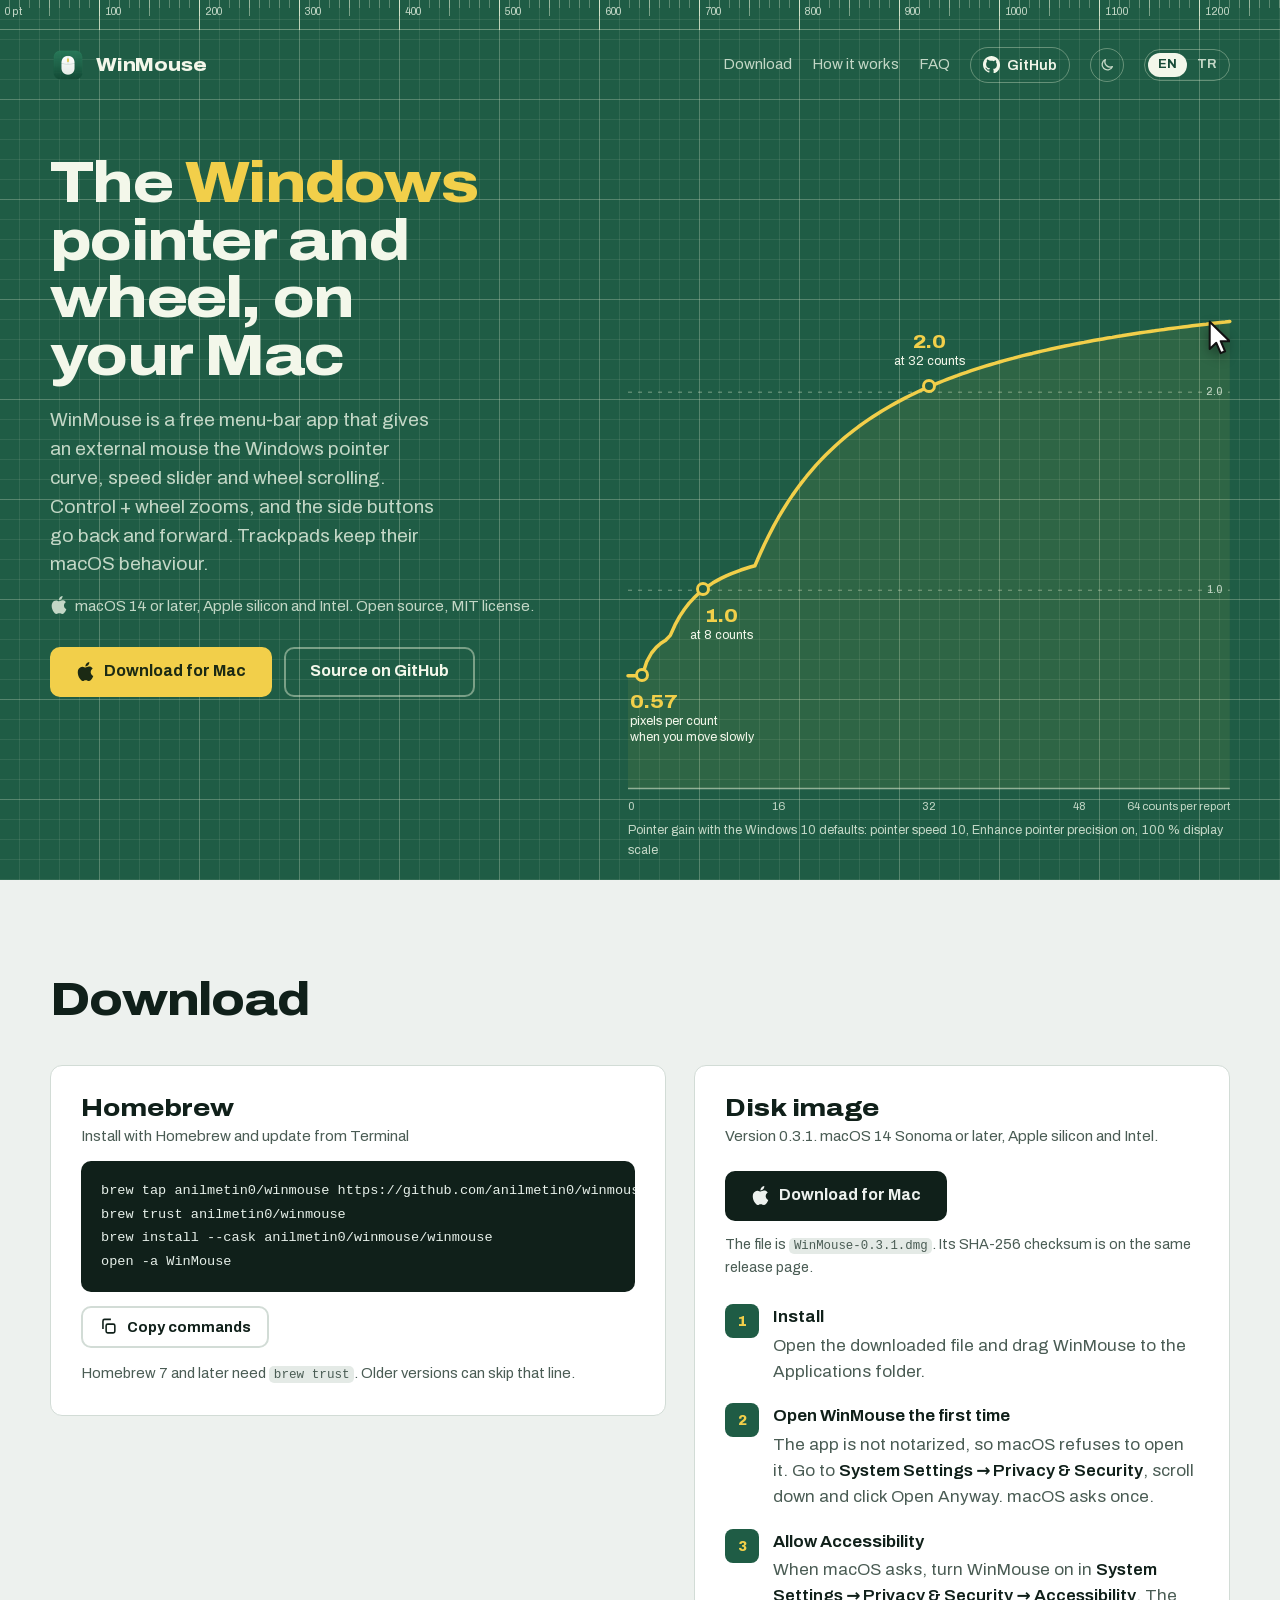
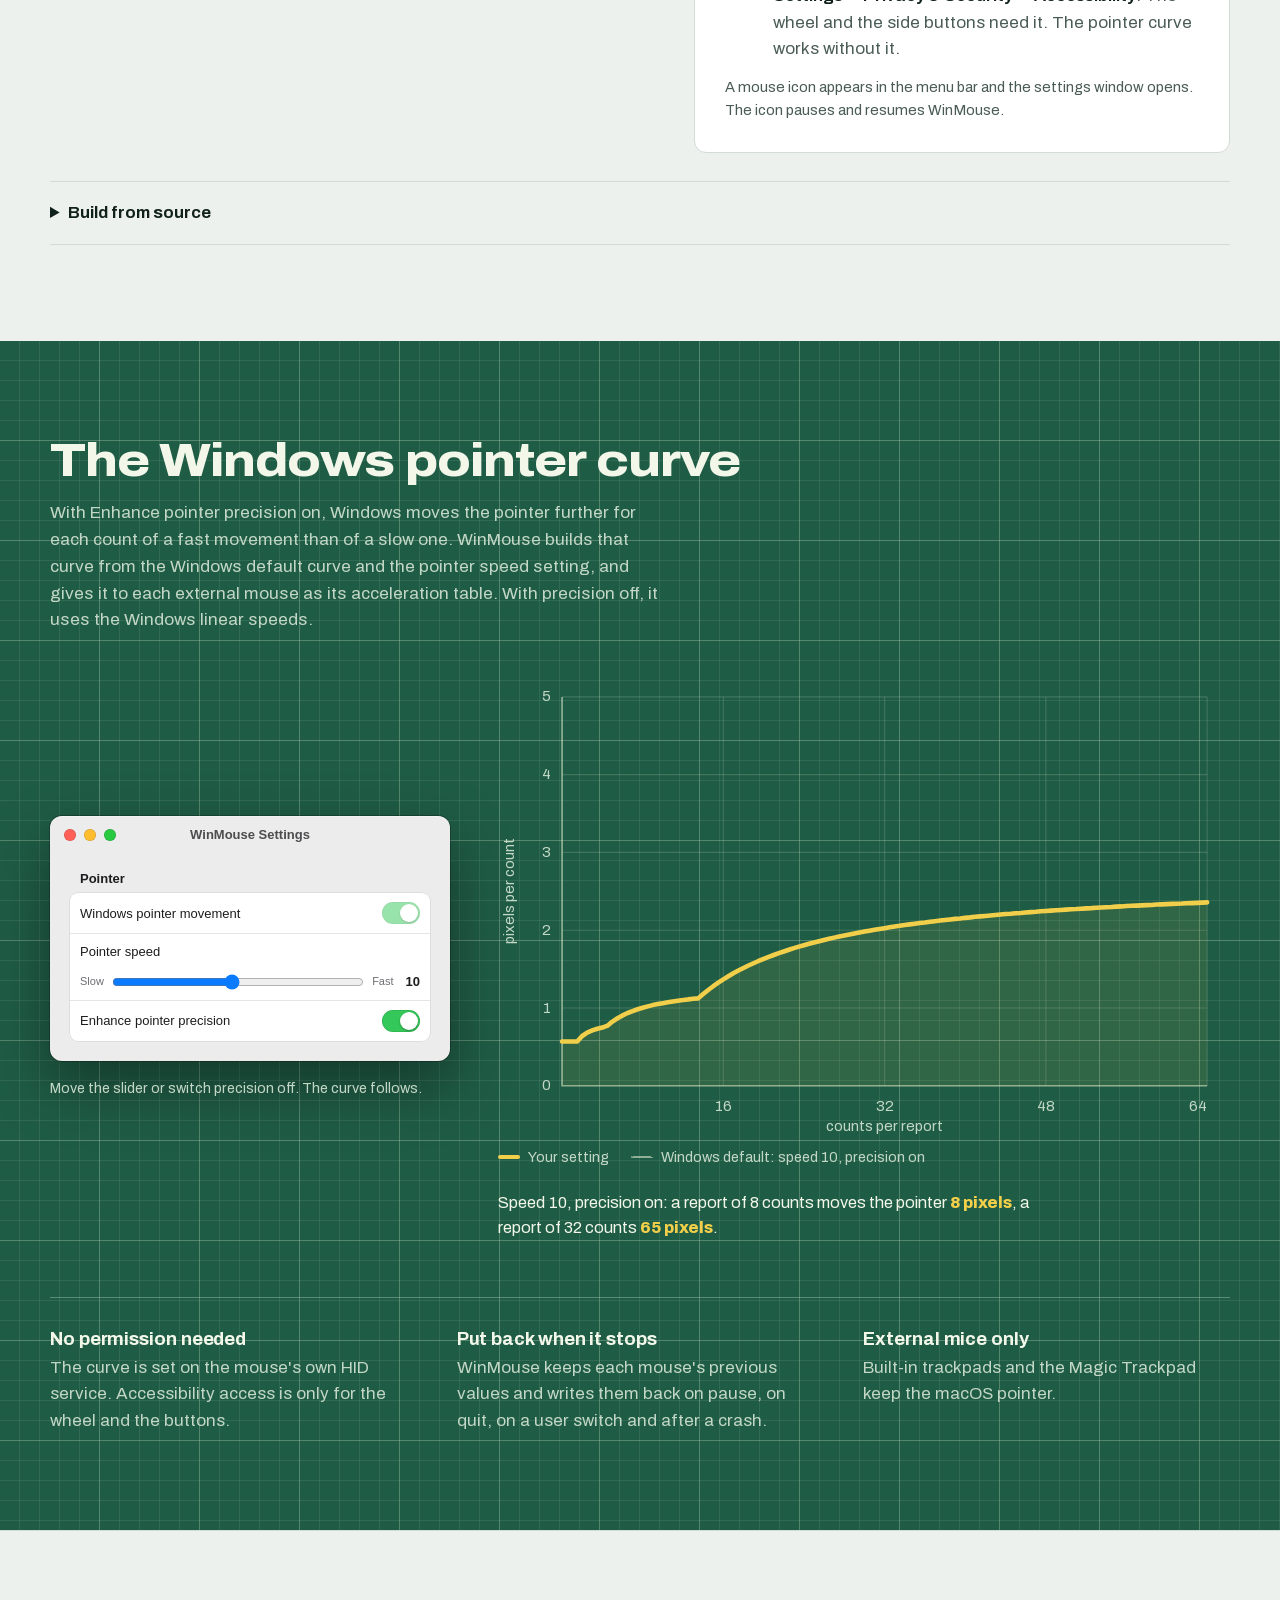
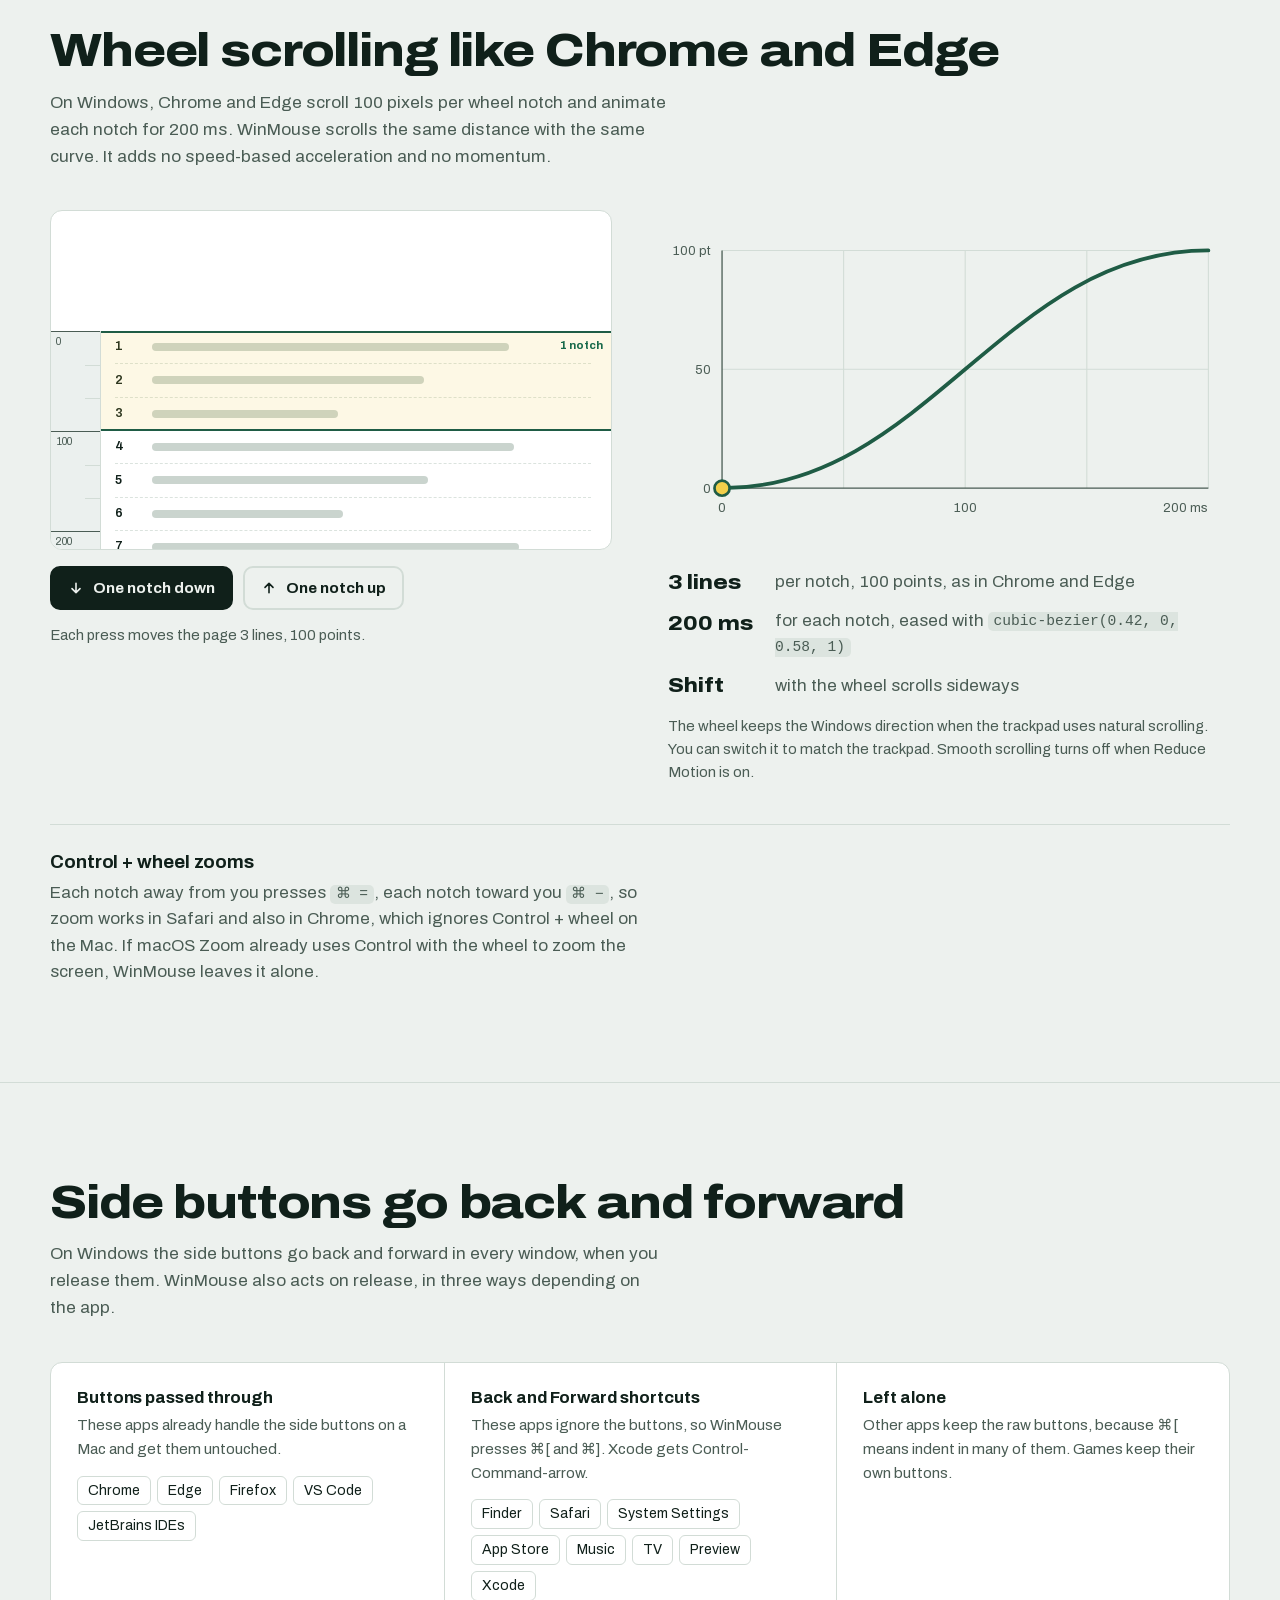
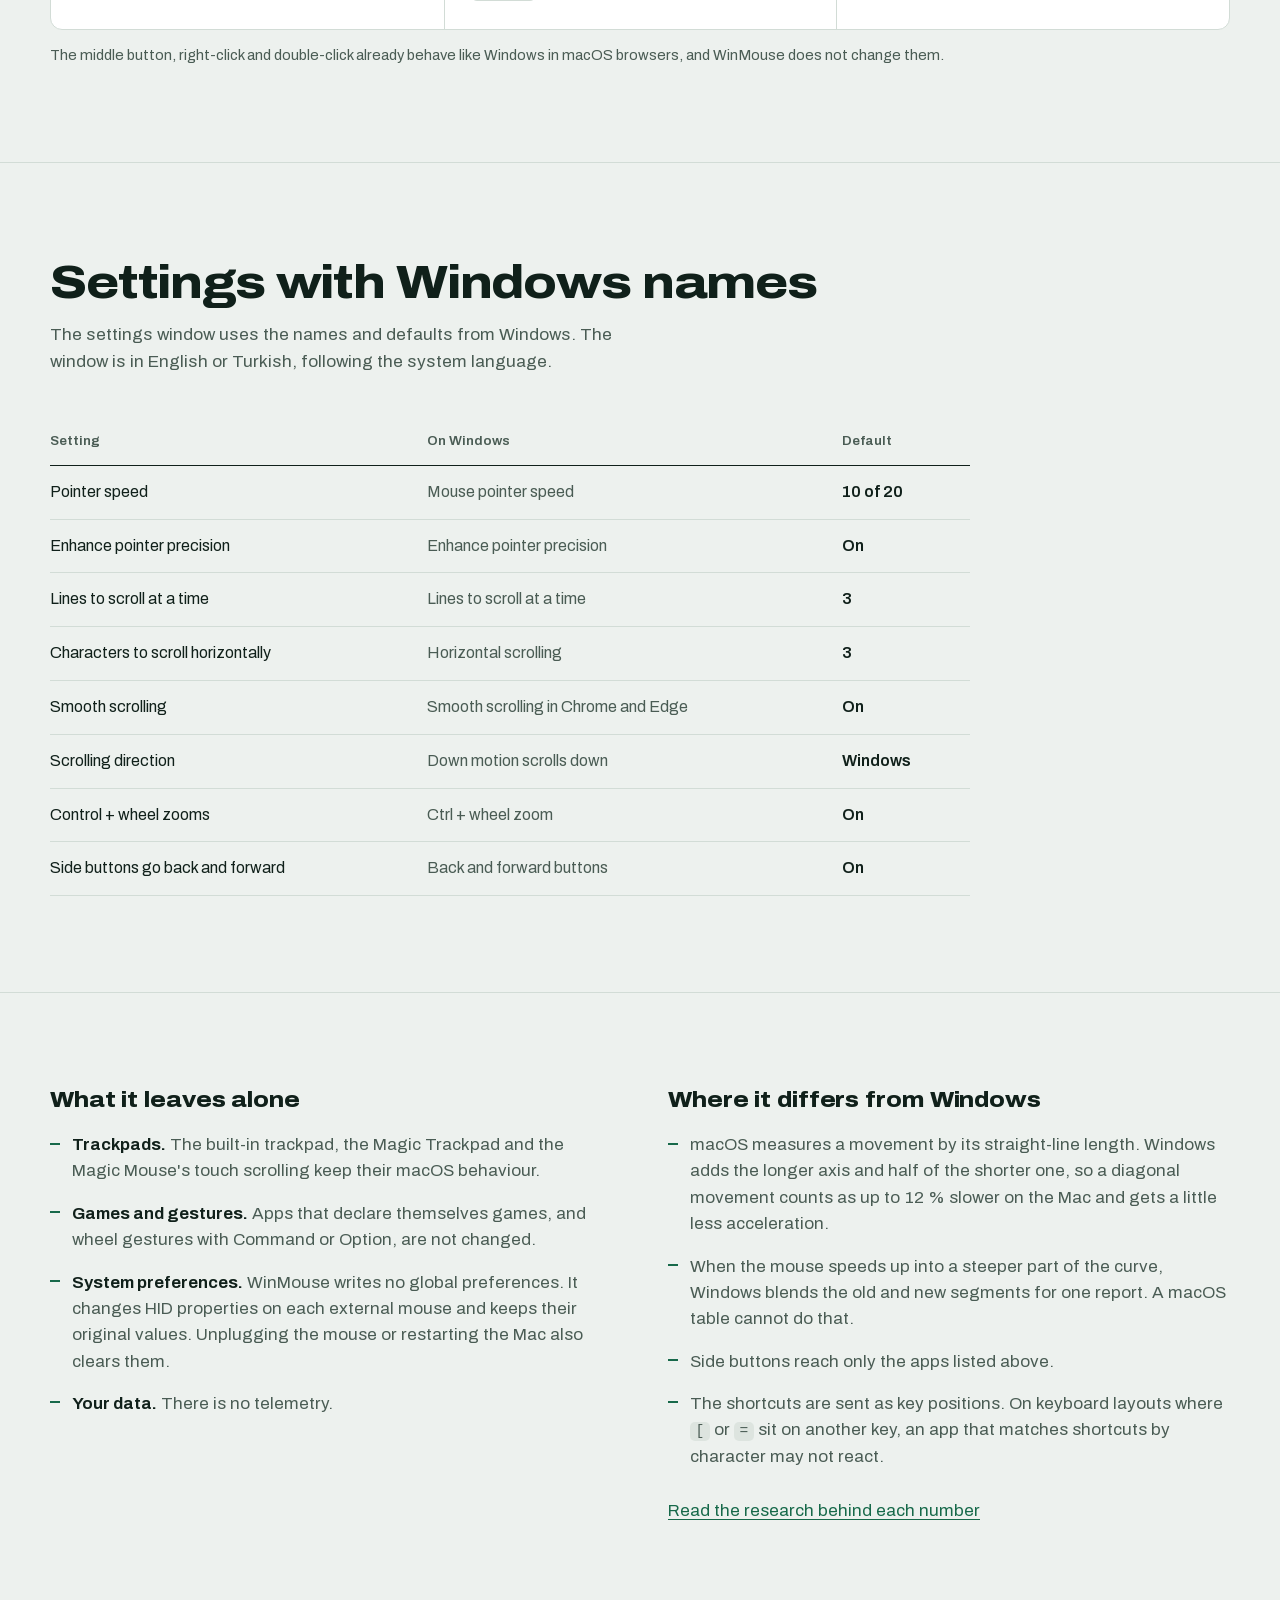
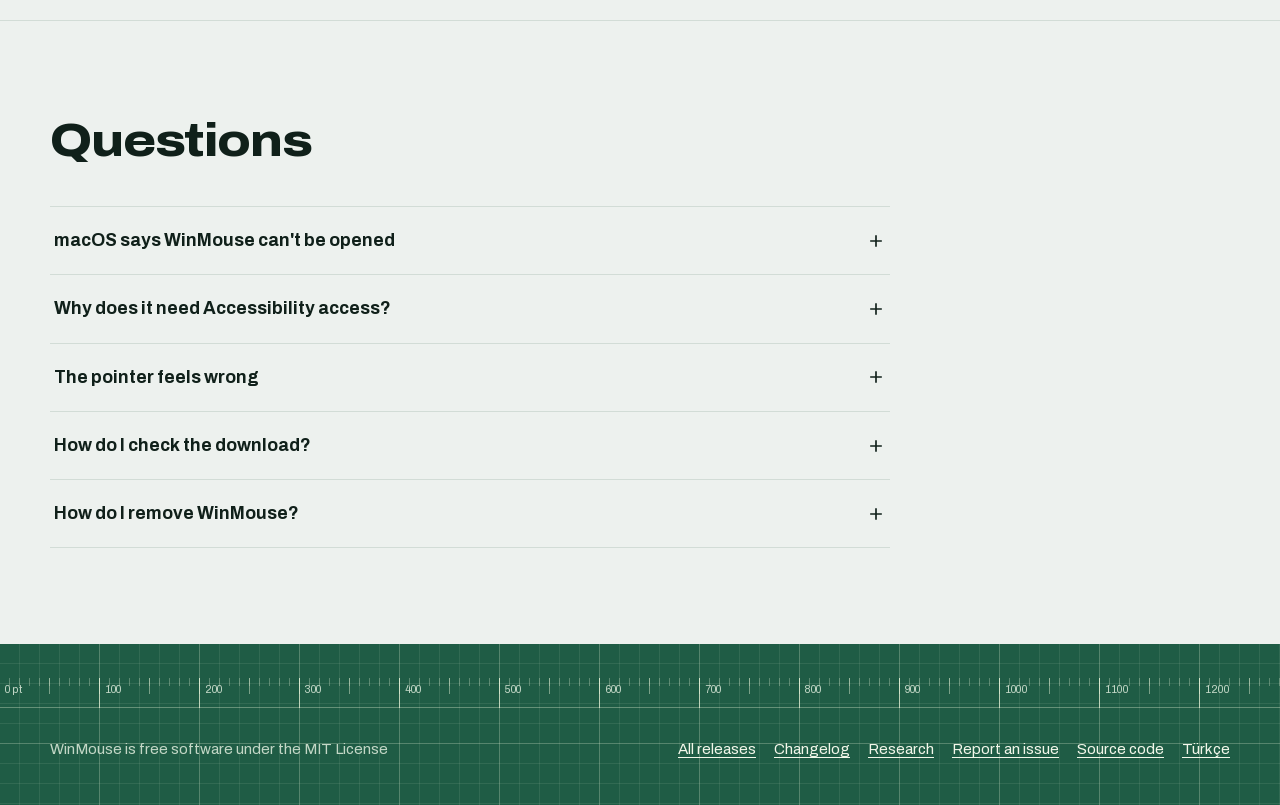
<file: index.html>
<!doctype html>
<html lang="en">
<head>
  <meta charset="utf-8">
  <meta name="viewport" content="width=device-width, initial-scale=1">
  <title>WinMouse: the Windows pointer and wheel on your Mac</title>
  <meta name="description" content="A free macOS menu-bar app that gives an external mouse the Windows pointer curve, speed slider and wheel scrolling, Control + wheel zoom and back and forward side buttons.">
  <link rel="canonical" href="https://anilmetin0.github.io/winmouse/">
  <link rel="alternate" hreflang="en" href="https://anilmetin0.github.io/winmouse/">
  <link rel="alternate" hreflang="tr" href="https://anilmetin0.github.io/winmouse/tr/">
  <link rel="alternate" hreflang="x-default" href="https://anilmetin0.github.io/winmouse/">
  <meta property="og:type" content="website">
  <meta property="og:site_name" content="WinMouse">
  <meta property="og:title" content="WinMouse: the Windows pointer and wheel on your Mac">
  <meta property="og:description" content="The Windows pointer curve, wheel scrolling, Control + wheel zoom and side buttons for an external mouse on macOS.">
  <meta property="og:url" content="https://anilmetin0.github.io/winmouse/">
  <meta property="og:image" content="https://anilmetin0.github.io/winmouse/og/og-en.png">
  <meta property="og:image:width" content="1200">
  <meta property="og:image:height" content="630">
  <meta property="og:image:alt" content="WinMouse on a green desk mat with the Windows pointer acceleration curve printed on it.">
  <meta property="og:locale" content="en_US">
  <meta property="og:locale:alternate" content="tr_TR">
  <meta name="twitter:card" content="summary_large_image">
  <meta name="twitter:title" content="WinMouse: the Windows pointer and wheel on your Mac">
  <meta name="twitter:description" content="The Windows pointer curve, wheel scrolling, Control + wheel zoom and side buttons for an external mouse on macOS.">
  <meta name="twitter:image" content="https://anilmetin0.github.io/winmouse/og/og-en.png">
  <meta name="twitter:image:alt" content="WinMouse on a green desk mat with the Windows pointer acceleration curve printed on it.">
  <meta name="robots" content="index, follow">
  <meta name="theme-color" content="#1f5c45">
  <link rel="icon" href="images/favicon.svg?v=0.3.0" type="image/svg+xml">
  <link rel="icon" href="images/favicon-32.png?v=0.3.0" sizes="32x32" type="image/png">
  <link rel="apple-touch-icon" href="images/apple-touch-icon.png">
  <link rel="preload" href="fonts/archivo-latin.woff2" as="font" type="font/woff2" crossorigin>
  <link rel="stylesheet" href="site.css">
  <script type="application/ld+json">{"@context": "https://schema.org", "@type": "SoftwareApplication", "name": "WinMouse", "description": "A free macOS menu-bar app that gives an external mouse the Windows pointer curve, speed slider and wheel scrolling, Control + wheel zoom and back and forward side buttons.", "url": "https://anilmetin0.github.io/winmouse/", "inLanguage": "en", "image": "https://anilmetin0.github.io/winmouse/images/icon-256.png", "operatingSystem": "macOS 14 or later", "applicationCategory": "UtilitiesApplication", "softwareVersion": "0.3.1", "offers": {"@type": "Offer", "price": "0", "priceCurrency": "USD"}, "license": "https://opensource.org/licenses/MIT", "downloadUrl": "https://github.com/anilmetin0/winmouse/releases/latest", "codeRepository": "https://github.com/anilmetin0/winmouse", "sameAs": ["https://github.com/anilmetin0/winmouse"], "author": {"@type": "Person", "name": "Anıl Metin", "url": "https://github.com/anilmetin0"}}</script>
  <script>try{const t=localStorage.getItem("theme");document.documentElement.dataset.theme=t==="dark"||t==="light"?t:matchMedia("(prefers-color-scheme: dark)").matches?"dark":"light"}catch{}</script>
  <script>if("IntersectionObserver"in window&&!matchMedia("(prefers-reduced-motion: reduce)").matches){const r=document.documentElement;r.classList.add("rv");addEventListener("load",()=>{if(!r.dataset.revealReady)r.classList.remove("rv")})}</script>
  <script src="site.js" defer></script>
</head>
<body>
<a class="skip" href="#main">Skip to content</a>

<div class="mat masthead">
  <div class="ruler" aria-hidden="true"></div>
  <header class="top">
    <div class="wrap">
      <a class="brand" href="./" aria-label="WinMouse"><img src="images/icon-72.png" srcset="images/icon-72.png 72w, images/icon-144.png 144w" sizes="36px" alt="" width="36" height="36"><span class="brand-name">WinMouse</span></a>
      <nav aria-label="Main">
        <a href="#download">Download</a>
        <a href="#pointer">How it works</a>
        <a href="#faq">FAQ</a>
        <a class="gh" href="https://github.com/anilmetin0/winmouse" aria-label="WinMouse on GitHub"><span class="gh-name"><svg viewBox="0 0 16 16" aria-hidden="true"><path fill="currentColor" d="M8 0C3.58 0 0 3.58 0 8c0 3.54 2.29 6.53 5.47 7.59.4.07.55-.17.55-.38 0-.19-.01-.82-.01-1.49-2.01.37-2.53-.49-2.69-.94-.09-.23-.48-.94-.82-1.13-.28-.15-.68-.52-.01-.53.63-.01 1.08.58 1.23.82.72 1.21 1.87.87 2.33.66.07-.52.28-.87.51-1.07-1.78-.2-3.64-.89-3.64-3.95 0-.87.31-1.59.82-2.15-.08-.2-.36-1.02.08-2.12 0 0 .67-.21 2.2.82A7.65 7.65 0 0 1 8 4.58c.68 0 1.36.09 2 .27 1.53-1.04 2.2-.82 2.2-.82.44 1.1.16 1.92.08 2.12.51.56.82 1.27.82 2.15 0 3.07-1.87 3.75-3.65 3.95.29.25.54.73.54 1.48 0 1.07-.01 1.93-.01 2.2 0 .21.15.46.55.38A8.01 8.01 0 0 0 16 8c0-4.42-3.58-8-8-8Z"/></svg><span class="gh-text">GitHub</span></span><span class="stars" hidden><svg class="star" viewBox="0 0 16 16" aria-hidden="true"><path fill="currentColor" d="M8 .8l2.2 4.6 5 .7-3.6 3.5.9 5-4.5-2.4-4.5 2.4.9-5L.8 6.1l5-.7Z"/></svg><span data-stars></span><span class="sr"> stars</span></span></a>
        <button class="theme" type="button" aria-label="Switch light or dark theme" title="Switch light or dark theme"><svg class="moon" viewBox="0 0 24 24" aria-hidden="true"><path fill="none" stroke="currentColor" stroke-width="2" stroke-linecap="round" stroke-linejoin="round" d="M20 14.5A8 8 0 0 1 9.5 4a8 8 0 1 0 10.5 10.5Z"/></svg><svg class="sun" viewBox="0 0 24 24" aria-hidden="true"><g fill="none" stroke="currentColor" stroke-width="2" stroke-linecap="round"><circle cx="12" cy="12" r="4"/><path d="M12 2v2M12 20v2M4.9 4.9l1.4 1.4M17.7 17.7l1.4 1.4M2 12h2M20 12h2M4.9 19.1l1.4-1.4M17.7 6.3l1.4-1.4"/></g></svg></button>
        <div class="lang" role="group" aria-label="Language"><span aria-current="page">EN</span><a href="tr/" hreflang="tr" lang="tr" aria-label="Türkçe">TR</a></div>
      </nav>
    </div>
  </header>
</div>

<main id="main">
<div class="hero mat">
  <div class="wrap hero-body">
    <div class="hero-copy">
      <h1>The <span class="hi">Windows</span> pointer and wheel, on your Mac</h1>
      <p class="lede">WinMouse is a free menu-bar app that gives an external mouse the Windows pointer curve, speed slider and wheel scrolling. Control + wheel zooms, and the side buttons go back and forward. Trackpads keep their macOS behaviour.</p>
      <p class="reqs"><svg fill="currentColor" class="platform-icon" aria-hidden="true" focusable="false" viewBox="0 0 24 24" xmlns="http://www.w3.org/2000/svg"><title>Apple</title><path d="M12.152 6.896c-.948 0-2.415-1.078-3.96-1.04-2.04.027-3.91 1.183-4.961 3.014-2.117 3.675-.546 9.103 1.519 12.09 1.013 1.454 2.208 3.09 3.792 3.039 1.52-.065 2.09-.987 3.935-.987 1.831 0 2.35.987 3.96.948 1.637-.026 2.676-1.48 3.676-2.948 1.156-1.688 1.636-3.325 1.662-3.415-.039-.013-3.182-1.221-3.22-4.857-.026-3.04 2.48-4.494 2.597-4.559-1.429-2.09-3.623-2.324-4.39-2.376-2-.156-3.675 1.09-4.61 1.09zM15.53 3.83c.843-1.012 1.4-2.427 1.245-3.83-1.207.052-2.662.805-3.532 1.818-.78.896-1.454 2.338-1.273 3.714 1.338.104 2.715-.688 3.559-1.701"/></svg>macOS 14 or later, Apple silicon and Intel. Open source, MIT license.</p>
      <div class="actions">
        <a class="btn" href="#download"><svg fill="currentColor" class="platform-icon" aria-hidden="true" focusable="false" viewBox="0 0 24 24" xmlns="http://www.w3.org/2000/svg"><title>Apple</title><path d="M12.152 6.896c-.948 0-2.415-1.078-3.96-1.04-2.04.027-3.91 1.183-4.961 3.014-2.117 3.675-.546 9.103 1.519 12.09 1.013 1.454 2.208 3.09 3.792 3.039 1.52-.065 2.09-.987 3.935-.987 1.831 0 2.35.987 3.96.948 1.637-.026 2.676-1.48 3.676-2.948 1.156-1.688 1.636-3.325 1.662-3.415-.039-.013-3.182-1.221-3.22-4.857-.026-3.04 2.48-4.494 2.597-4.559-1.429-2.09-3.623-2.324-4.39-2.376-2-.156-3.675 1.09-4.61 1.09zM15.53 3.83c.843-1.012 1.4-2.427 1.245-3.83-1.207.052-2.662.805-3.532 1.818-.78.896-1.454 2.338-1.273 3.714 1.338.104 2.715-.688 3.559-1.701"/></svg>Download for Mac</a>
        <a class="btn ghost" href="https://github.com/anilmetin0/winmouse">Source on GitHub</a>
      </div>
    </div>

    <figure class="plot" aria-label="Chart of the Windows pointer gain at the default settings: about 0.57 pixels per count for slow movement, 1.0 at 8 counts per report and 2.0 at 32.">
      <div class="pbox" aria-hidden="true">
        <svg class="graph" viewBox="0 0 1000 500" preserveAspectRatio="none">
          <line class="one" x1="0" y1="333.3" x2="1000" y2="333.3" vector-effect="non-scaling-stroke"/>
          <line class="one" x1="0" y1="166.7" x2="1000" y2="166.7" vector-effect="non-scaling-stroke"/>
          <polygon class="area" points="0,500 0.0,405.2 23.5,405.2 31.2,393.3 39.1,386.1 46.9,381.4 54.7,377.9 62.5,375.4 70.3,371.3 78.1,362.5 85.9,355.3 93.8,349.3 101.6,344.2 109.4,339.9 117.2,336.1 125.0,332.8 132.8,329.9 140.6,327.3 148.4,325.0 156.2,322.9 164.1,321.0 171.9,319.3 179.7,317.8 187.5,316.3 195.3,315.0 203.1,313.8 210.9,312.7 218.8,303.5 226.6,294.9 234.4,286.8 242.2,279.2 250.0,272.1 257.8,265.5 265.6,259.2 273.4,253.3 281.2,247.7 289.1,242.4 296.9,237.4 304.7,232.7 312.5,228.1 320.3,223.9 328.1,219.8 335.9,215.9 343.8,212.2 351.6,208.6 359.4,205.2 367.2,201.9 375.0,198.8 382.8,195.8 390.6,193.0 398.4,190.2 406.2,187.6 414.1,185.0 421.9,182.5 429.7,180.2 437.5,177.9 445.3,175.7 453.1,173.6 460.9,171.5 468.8,169.5 476.6,167.6 484.4,165.7 492.2,163.9 500.0,162.2 507.8,160.5 515.6,158.9 523.4,157.3 531.2,155.7 539.1,154.2 546.9,152.8 554.7,151.3 562.5,150.0 570.3,148.6 578.1,147.3 585.9,146.1 593.8,144.8 601.6,143.6 609.4,142.5 617.2,141.3 625.0,140.2 632.8,139.1 640.6,138.1 648.4,137.0 656.2,136.0 664.1,135.0 671.9,134.1 679.7,133.1 687.5,132.2 695.3,131.3 703.1,130.4 710.9,129.6 718.8,128.7 726.6,127.9 734.4,127.1 742.2,126.3 750.0,125.5 757.8,124.8 765.6,124.0 773.4,123.3 781.2,122.6 789.1,121.9 796.9,121.2 804.7,120.6 812.5,119.9 820.3,119.3 828.1,118.6 835.9,118.0 843.8,117.4 851.6,116.8 859.4,116.2 867.2,115.6 875.0,115.1 882.8,114.5 890.6,114.0 898.4,113.4 906.2,112.9 914.1,112.4 921.9,111.9 929.7,111.4 937.5,110.9 945.3,110.4 953.1,109.9 960.9,109.5 968.8,109.0 976.6,108.5 984.4,108.1 992.2,107.7 1000.0,107.2 1000,500"/>
          <polyline class="line" points="0.0,405.2 23.5,405.2 31.2,393.3 39.1,386.1 46.9,381.4 54.7,377.9 62.5,375.4 70.3,371.3 78.1,362.5 85.9,355.3 93.8,349.3 101.6,344.2 109.4,339.9 117.2,336.1 125.0,332.8 132.8,329.9 140.6,327.3 148.4,325.0 156.2,322.9 164.1,321.0 171.9,319.3 179.7,317.8 187.5,316.3 195.3,315.0 203.1,313.8 210.9,312.7 218.8,303.5 226.6,294.9 234.4,286.8 242.2,279.2 250.0,272.1 257.8,265.5 265.6,259.2 273.4,253.3 281.2,247.7 289.1,242.4 296.9,237.4 304.7,232.7 312.5,228.1 320.3,223.9 328.1,219.8 335.9,215.9 343.8,212.2 351.6,208.6 359.4,205.2 367.2,201.9 375.0,198.8 382.8,195.8 390.6,193.0 398.4,190.2 406.2,187.6 414.1,185.0 421.9,182.5 429.7,180.2 437.5,177.9 445.3,175.7 453.1,173.6 460.9,171.5 468.8,169.5 476.6,167.6 484.4,165.7 492.2,163.9 500.0,162.2 507.8,160.5 515.6,158.9 523.4,157.3 531.2,155.7 539.1,154.2 546.9,152.8 554.7,151.3 562.5,150.0 570.3,148.6 578.1,147.3 585.9,146.1 593.8,144.8 601.6,143.6 609.4,142.5 617.2,141.3 625.0,140.2 632.8,139.1 640.6,138.1 648.4,137.0 656.2,136.0 664.1,135.0 671.9,134.1 679.7,133.1 687.5,132.2 695.3,131.3 703.1,130.4 710.9,129.6 718.8,128.7 726.6,127.9 734.4,127.1 742.2,126.3 750.0,125.5 757.8,124.8 765.6,124.0 773.4,123.3 781.2,122.6 789.1,121.9 796.9,121.2 804.7,120.6 812.5,119.9 820.3,119.3 828.1,118.6 835.9,118.0 843.8,117.4 851.6,116.8 859.4,116.2 867.2,115.6 875.0,115.1 882.8,114.5 890.6,114.0 898.4,113.4 906.2,112.9 914.1,112.4 921.9,111.9 929.7,111.4 937.5,110.9 945.3,110.4 953.1,109.9 960.9,109.5 968.8,109.0 976.6,108.5 984.4,108.1 992.2,107.7 1000.0,107.2" vector-effect="non-scaling-stroke"/>
          <path class="axis" d="M0 500H1000" vector-effect="non-scaling-stroke"/>
        </svg>
        <span class="pt" style="left:2.35%;top:81.04%"></span>
        <span class="tag l" style="left:2.35%;top:81.04%"><b>0.57</b>pixels per count<br>when you move slowly</span>
        <span class="pt" style="left:12.5%;top:66.56%"></span>
        <span class="tag below" style="left:15.5%;top:66.56%"><b>1.0</b>at 8 counts</span>
        <span class="pt" style="left:50%;top:32.44%"></span>
        <span class="tag" style="left:50%;top:32.44%"><b>2.0</b>at 32 counts</span>
        <svg class="cursor" style="left:96.9%;top:21.7%" viewBox="0 0 13 21"><path d="M1 1v16.2l3.9-3.7 2.6 6.1 2.6-1.1-2.6-6h5.3Z" fill="#fff" stroke="#111" stroke-width="1.2" stroke-linejoin="round"/></svg>
        <span class="yt" style="top:66.67%">1.0</span>
        <span class="yt" style="top:33.33%">2.0</span>
        <span class="xt" style="left:0;transform:none">0</span>
        <span class="xt mx" style="left:25%">16</span>
        <span class="xt" style="left:50%">32</span>
        <span class="xt mx" style="left:75%">48</span>
        <span class="xt end" style="left:100%">64 counts per report</span>
      </div>
      <figcaption class="cap">Pointer gain with the Windows 10 defaults: pointer speed 10, Enhance pointer precision on, 100 % display scale</figcaption>
    </figure>
  </div>
</div>

<section id="download" aria-labelledby="download-h">
  <div class="wrap">
    <div class="head"><h2 id="download-h">Download</h2></div>
    <div class="dl">
      <div class="card" data-reveal>
        <h3>Homebrew</h3>
        <p class="sub">Install with Homebrew and update from Terminal</p>
        <div class="term"><pre id="brew" tabindex="0">brew tap anilmetin0/winmouse https://github.com/anilmetin0/winmouse
brew trust anilmetin0/winmouse
brew install --cask anilmetin0/winmouse/winmouse
open -a WinMouse</pre></div>
        <div class="copy-row"><button class="btn ghost copy" type="button" data-copy="brew" data-label="Copy commands"><svg class="ic" viewBox="0 0 24 24" fill="none" stroke="currentColor" stroke-width="2" aria-hidden="true"><rect x="9" y="9" width="11" height="11" rx="2"/><path d="M5 15V5a2 2 0 0 1 2-2h8"/></svg><svg class="ok" viewBox="0 0 24 24" fill="none" stroke="currentColor" stroke-width="2.5" aria-hidden="true"><path d="M5 12.5l4.5 4.5L19 7.5"/></svg><span class="lbl" aria-live="polite">Copy commands</span></button></div>
        <p class="note">Homebrew 7 and later need <code>brew trust</code>. Older versions can skip that line.</p>

      </div>
      <div class="card" data-reveal>
        <h3>Disk image</h3>
        <p class="sub">Version <span data-version>0.3.1</span>. macOS 14 Sonoma or later, Apple silicon and Intel.</p>
        <a class="btn" data-asset="dmg" href="https://github.com/anilmetin0/winmouse/releases/latest"><svg fill="currentColor" class="platform-icon" aria-hidden="true" focusable="false" viewBox="0 0 24 24" xmlns="http://www.w3.org/2000/svg"><title>Apple</title><path d="M12.152 6.896c-.948 0-2.415-1.078-3.96-1.04-2.04.027-3.91 1.183-4.961 3.014-2.117 3.675-.546 9.103 1.519 12.09 1.013 1.454 2.208 3.09 3.792 3.039 1.52-.065 2.09-.987 3.935-.987 1.831 0 2.35.987 3.96.948 1.637-.026 2.676-1.48 3.676-2.948 1.156-1.688 1.636-3.325 1.662-3.415-.039-.013-3.182-1.221-3.22-4.857-.026-3.04 2.48-4.494 2.597-4.559-1.429-2.09-3.623-2.324-4.39-2.376-2-.156-3.675 1.09-4.61 1.09zM15.53 3.83c.843-1.012 1.4-2.427 1.245-3.83-1.207.052-2.662.805-3.532 1.818-.78.896-1.454 2.338-1.273 3.714 1.338.104 2.715-.688 3.559-1.701"/></svg>Download for Mac</a>
        <p class="file">The file is <code>WinMouse-<span data-version>0.3.1</span>.dmg</code>. Its SHA-256 checksum is on the same release page.</p>
        <ol class="steps">
          <li><div><b>Install</b><p>Open the downloaded file and drag WinMouse to the Applications folder.</p></div></li>
          <li><div><b>Open WinMouse the first time</b><p>The app is not notarized, so macOS refuses to open it. Go to <span class="path">System Settings → Privacy &amp; Security</span>, scroll down and click Open Anyway. macOS asks once.</p></div></li>
          <li><div><b>Allow Accessibility</b><p>When macOS asks, turn WinMouse on in <span class="path">System Settings → Privacy &amp; Security → Accessibility</span>. The wheel and the side buttons need it. The pointer curve works without it.</p></div></li>
        </ol>
        <p class="note">A mouse icon appears in the menu bar and the settings window opens. The icon pauses and resumes WinMouse.</p>
      </div>
    </div>
    <details class="source-build"><summary>Build from source</summary>
        <p class="sub">Needs Xcode or the Xcode Command Line Tools</p>
        <div class="term"><pre id="src" tabindex="0">git clone https://github.com/anilmetin0/winmouse.git
cd winmouse
./build.sh
cp -R build/WinMouse.app /Applications/
open /Applications/WinMouse.app</pre></div>
        <div class="copy-row">
          <button class="btn ghost copy" type="button" data-copy="src" data-label="Copy commands">
            <svg class="ic" viewBox="0 0 24 24" fill="none" stroke="currentColor" stroke-width="2" aria-hidden="true"><rect x="9" y="9" width="11" height="11" rx="2"/><path d="M5 15V5a2 2 0 0 1 2-2h8"/></svg>
            <svg class="ok" viewBox="0 0 24 24" fill="none" stroke="currentColor" stroke-width="2.5" aria-hidden="true"><path d="M5 12.5l4.5 4.5L19 7.5"/></svg>
            <span class="lbl" aria-live="polite">Copy commands</span>
          </button>
        </div>
        <p class="note">A local build gets a new signature every time, so macOS may forget the Accessibility permission after a rebuild. Remove WinMouse from the Accessibility list and add it again, or sign with your own certificate: <code>CODESIGN_IDENTITY="Your Certificate" ./build.sh</code></p>
      </details>
  </div>
</section>

<section id="pointer" class="mat pointer" aria-labelledby="pointer-h">
  <div class="wrap">
    <div class="head">
      <div>
        <h2 id="pointer-h">The Windows pointer curve</h2>
        <p class="intro">With Enhance pointer precision on, Windows moves the pointer further for each count of a fast movement than of a slow one. WinMouse builds that curve from the Windows default curve and the pointer speed setting, and gives it to each external mouse as its acceleration table. With precision off, it uses the Windows linear speeds.</p>
      </div>
    </div>
    <div class="grid">
      <div data-reveal>
        <div class="win" role="group" aria-label="WinMouse settings, pointer section">
          <div class="win-bar"><span class="dots" aria-hidden="true"><i></i><i></i><i></i></span>WinMouse Settings</div>
          <div class="win-body">
            <h4>Pointer</h4>
            <div class="group">
              <div class="row"><span>Windows pointer movement</span><input class="switch" type="checkbox" checked disabled aria-label="Windows pointer movement"></div>
              <div class="row slider">
                <label for="speed">Pointer speed</label>
                <span class="range">Slow<input id="speed" type="range" min="1" max="20" step="1" value="10">Fast</span>
                <output for="speed" id="speed-out">10</output>
              </div>
              <label class="row" for="epp"><span>Enhance pointer precision</span><input class="switch" id="epp" type="checkbox" checked></label>
            </div>
          </div>
        </div>
        <p class="legend" style="margin-top:16px">Move the slider or switch precision off. The curve follows.</p>
      </div>
      <figure class="chart" data-reveal style="margin:0">
        <svg viewBox="0 0 640 400" role="img" aria-labelledby="chart-t">
          <title id="chart-t">Pointer pixels per count against counts per report, for the chosen settings and for the Windows default</title>
          <g class="gridl">
            <line x1="56" y1="292" x2="620" y2="292"/><line x1="56" y1="224" x2="620" y2="224"/><line x1="56" y1="156" x2="620" y2="156"/><line x1="56" y1="88" x2="620" y2="88"/><line x1="56" y1="20" x2="620" y2="20"/>
            <line x1="197" y1="20" x2="197" y2="360"/><line x1="338" y1="20" x2="338" y2="360"/><line x1="479" y1="20" x2="479" y2="360"/><line x1="620" y1="20" x2="620" y2="360"/>
          </g>
          <path class="ax" d="M56 20V360H620"/>
          <g class="lab">
            <text x="46" y="364" text-anchor="end">0</text><text x="46" y="296" text-anchor="end">1</text><text x="46" y="228" text-anchor="end">2</text><text x="46" y="160" text-anchor="end">3</text><text x="46" y="92" text-anchor="end">4</text><text x="46" y="24" text-anchor="end">5</text>
            <text x="197" y="382" text-anchor="middle">16</text><text x="338" y="382" text-anchor="middle">32</text><text x="479" y="382" text-anchor="middle">48</text><text x="620" y="382" text-anchor="end">64</text>
            <text x="338" y="400" text-anchor="middle">counts per report</text>
            <text x="-190" y="14" transform="rotate(-90)" text-anchor="middle">pixels per count</text>
          </g>
          <polyline class="ref" points="56.0,321.3 69.3,321.3 73.6,316.5 78.0,313.5 82.4,311.6 86.8,310.2 91.2,309.1 95.7,307.5 100.1,303.9 104.5,301.0 108.9,298.5 113.3,296.4 117.7,294.7 122.1,293.1 126.5,291.8 130.9,290.6 135.3,289.5 139.7,288.6 144.1,287.8 148.5,287.0 152.9,286.3 157.3,285.6 161.8,285.1 166.2,284.5 170.6,284.0 175.0,283.6 179.4,279.8 183.8,276.3 188.2,273.0 192.6,269.9 197.0,267.0 201.4,264.3 205.8,261.7 210.2,259.3 214.6,257.1 219.0,254.9 223.4,252.9 227.8,250.9 232.2,249.1 236.7,247.3 241.1,245.7 245.5,244.1 249.9,242.6 254.3,241.1 258.7,239.7 263.1,238.4 267.5,237.1 271.9,235.9 276.3,234.7 280.7,233.6 285.1,232.5 289.5,231.5 293.9,230.5 298.3,229.5 302.8,228.6 307.2,227.7 311.6,226.8 316.0,226.0 320.4,225.2 324.8,224.4 329.2,223.6 333.6,222.9 338.0,222.2 342.4,221.5 346.8,220.8 351.2,220.2 355.6,219.5 360.0,218.9 364.4,218.3 368.8,217.7 373.2,217.2 377.7,216.6 382.1,216.1 386.5,215.6 390.9,215.1 395.3,214.6 399.7,214.1 404.1,213.7 408.5,213.2 412.9,212.8 417.3,212.3 421.7,211.9 426.1,211.5 430.5,211.1 434.9,210.7 439.3,210.3 443.8,209.9 448.2,209.6 452.6,209.2 457.0,208.9 461.4,208.5 465.8,208.2 470.2,207.9 474.6,207.5 479.0,207.2 483.4,206.9 487.8,206.6 492.2,206.3 496.6,206.0 501.0,205.7 505.4,205.5 509.8,205.2 514.2,204.9 518.7,204.7 523.1,204.4 527.5,204.1 531.9,203.9 536.3,203.7 540.7,203.4 545.1,203.2 549.5,202.9 553.9,202.7 558.3,202.5 562.7,202.3 567.1,202.1 571.5,201.9 575.9,201.6 580.3,201.4 584.8,201.2 589.2,201.0 593.6,200.8 598.0,200.7 602.4,200.5 606.8,200.3 611.2,200.1 615.6,199.9 620.0,199.7"/>
          <path class="live-area" d="M56 360L56.0 321.3L69.3 321.3L73.6 316.5L78.0 313.5L82.4 311.6L86.8 310.2L91.2 309.1L95.7 307.5L100.1 303.9L104.5 301.0L108.9 298.5L113.3 296.4L117.7 294.7L122.1 293.1L126.5 291.8L130.9 290.6L135.3 289.5L139.7 288.6L144.1 287.8L148.5 287.0L152.9 286.3L157.3 285.6L161.8 285.1L166.2 284.5L170.6 284.0L175.0 283.6L179.4 279.8L183.8 276.3L188.2 273.0L192.6 269.9L197.0 267.0L201.4 264.3L205.8 261.7L210.2 259.3L214.6 257.1L219.0 254.9L223.4 252.9L227.8 250.9L232.2 249.1L236.7 247.3L241.1 245.7L245.5 244.1L249.9 242.6L254.3 241.1L258.7 239.7L263.1 238.4L267.5 237.1L271.9 235.9L276.3 234.7L280.7 233.6L285.1 232.5L289.5 231.5L293.9 230.5L298.3 229.5L302.8 228.6L307.2 227.7L311.6 226.8L316.0 226.0L320.4 225.2L324.8 224.4L329.2 223.6L333.6 222.9L338.0 222.2L342.4 221.5L346.8 220.8L351.2 220.2L355.6 219.5L360.0 218.9L364.4 218.3L368.8 217.7L373.2 217.2L377.7 216.6L382.1 216.1L386.5 215.6L390.9 215.1L395.3 214.6L399.7 214.1L404.1 213.7L408.5 213.2L412.9 212.8L417.3 212.3L421.7 211.9L426.1 211.5L430.5 211.1L434.9 210.7L439.3 210.3L443.8 209.9L448.2 209.6L452.6 209.2L457.0 208.9L461.4 208.5L465.8 208.2L470.2 207.9L474.6 207.5L479.0 207.2L483.4 206.9L487.8 206.6L492.2 206.3L496.6 206.0L501.0 205.7L505.4 205.5L509.8 205.2L514.2 204.9L518.7 204.7L523.1 204.4L527.5 204.1L531.9 203.9L536.3 203.7L540.7 203.4L545.1 203.2L549.5 202.9L553.9 202.7L558.3 202.5L562.7 202.3L567.1 202.1L571.5 201.9L575.9 201.6L580.3 201.4L584.8 201.2L589.2 201.0L593.6 200.8L598.0 200.7L602.4 200.5L606.8 200.3L611.2 200.1L615.6 199.9L620.0 199.7L620 360Z"/>
          <path class="live" d="M56.0 321.3L69.3 321.3L73.6 316.5L78.0 313.5L82.4 311.6L86.8 310.2L91.2 309.1L95.7 307.5L100.1 303.9L104.5 301.0L108.9 298.5L113.3 296.4L117.7 294.7L122.1 293.1L126.5 291.8L130.9 290.6L135.3 289.5L139.7 288.6L144.1 287.8L148.5 287.0L152.9 286.3L157.3 285.6L161.8 285.1L166.2 284.5L170.6 284.0L175.0 283.6L179.4 279.8L183.8 276.3L188.2 273.0L192.6 269.9L197.0 267.0L201.4 264.3L205.8 261.7L210.2 259.3L214.6 257.1L219.0 254.9L223.4 252.9L227.8 250.9L232.2 249.1L236.7 247.3L241.1 245.7L245.5 244.1L249.9 242.6L254.3 241.1L258.7 239.7L263.1 238.4L267.5 237.1L271.9 235.9L276.3 234.7L280.7 233.6L285.1 232.5L289.5 231.5L293.9 230.5L298.3 229.5L302.8 228.6L307.2 227.7L311.6 226.8L316.0 226.0L320.4 225.2L324.8 224.4L329.2 223.6L333.6 222.9L338.0 222.2L342.4 221.5L346.8 220.8L351.2 220.2L355.6 219.5L360.0 218.9L364.4 218.3L368.8 217.7L373.2 217.2L377.7 216.6L382.1 216.1L386.5 215.6L390.9 215.1L395.3 214.6L399.7 214.1L404.1 213.7L408.5 213.2L412.9 212.8L417.3 212.3L421.7 211.9L426.1 211.5L430.5 211.1L434.9 210.7L439.3 210.3L443.8 209.9L448.2 209.6L452.6 209.2L457.0 208.9L461.4 208.5L465.8 208.2L470.2 207.9L474.6 207.5L479.0 207.2L483.4 206.9L487.8 206.6L492.2 206.3L496.6 206.0L501.0 205.7L505.4 205.5L509.8 205.2L514.2 204.9L518.7 204.7L523.1 204.4L527.5 204.1L531.9 203.9L536.3 203.7L540.7 203.4L545.1 203.2L549.5 202.9L553.9 202.7L558.3 202.5L562.7 202.3L567.1 202.1L571.5 201.9L575.9 201.6L580.3 201.4L584.8 201.2L589.2 201.0L593.6 200.8L598.0 200.7L602.4 200.5L606.8 200.3L611.2 200.1L615.6 199.9L620.0 199.7"/>
        </svg>
        <div class="legend"><span><i></i>Your setting</span><span><i class="ref"></i>Windows default: speed 10, precision on</span></div>
        <p class="readout" aria-live="polite" id="readout">Speed 10, precision on: a report of 8 counts moves the pointer <b>8 pixels</b>, a report of 32 counts <b>65 pixels</b>.</p>
      </figure>
    </div>
    <ul class="facts">
      <li data-reveal><h3>No permission needed</h3><p>The curve is set on the mouse's own HID service. Accessibility access is only for the wheel and the buttons.</p></li>
      <li data-reveal><h3>Put back when it stops</h3><p>WinMouse keeps each mouse's previous values and writes them back on pause, on quit, on a user switch and after a crash.</p></li>
      <li data-reveal><h3>External mice only</h3><p>Built-in trackpads and the Magic Trackpad keep the macOS pointer.</p></li>
    </ul>
  </div>
</section>

<section id="wheel" class="wheel" aria-labelledby="wheel-h">
  <div class="wrap">
    <div class="head">
      <div>
        <h2 id="wheel-h">Wheel scrolling like Chrome and Edge</h2>
        <p class="intro">On Windows, Chrome and Edge scroll 100 pixels per wheel notch and animate each notch for 200 ms. WinMouse scrolls the same distance with the same curve. It adds no speed-based acceleration and no momentum.</p>
      </div>
    </div>
    <div class="grid">
      <div data-reveal>
        <div class="track" aria-hidden="true">
          <div class="scale"></div>
          <div class="doc"></div>
          <div class="view"><span>1 notch</span></div>
        </div>
        <div class="notch">
          <button class="btn" type="button" data-notch="1"><svg viewBox="0 0 24 24" fill="none" stroke="currentColor" stroke-width="2.4" stroke-linecap="round" stroke-linejoin="round" aria-hidden="true"><path d="M12 5v14M6 13l6 6 6-6"/></svg>One notch down</button>
          <button class="btn ghost" type="button" data-notch="-1"><svg viewBox="0 0 24 24" fill="none" stroke="currentColor" stroke-width="2.4" stroke-linecap="round" stroke-linejoin="round" aria-hidden="true"><path d="M12 19V5M6 11l6-6 6 6"/></svg>One notch up</button>
        </div>
        <p class="note" aria-live="polite" id="notch-out">Each press moves the page 3 lines, 100 points.</p>
      </div>
      <div data-reveal>
        <div class="ease">
          <svg viewBox="0 0 520 300" role="img" aria-labelledby="ease-t">
            <title id="ease-t">Scroll distance over time for one notch: an ease-in-out from 0 to 100 points over 200 milliseconds</title>
            <g class="g"><line x1="50" y1="140" x2="500" y2="140"/><line x1="162.5" y1="30" x2="162.5" y2="250"/><line x1="275" y1="30" x2="275" y2="250"/><line x1="387.5" y1="30" x2="387.5" y2="250"/><line x1="50" y1="30" x2="500" y2="30"/><line x1="500" y1="30" x2="500" y2="250"/></g>
            <path class="ax" d="M50 30V250H500"/>
            <path class="c" d="M50 250C239 250 311 30 500 30"/>
            <circle class="dot" r="7" cx="50" cy="250" id="ease-dot"/>
            <g class="lab">
              <text x="40" y="254" text-anchor="end">0</text><text x="40" y="144" text-anchor="end">50</text><text x="40" y="34" text-anchor="end">100 pt</text>
              <text x="50" y="272" text-anchor="middle">0</text><text x="275" y="272" text-anchor="middle">100</text><text x="500" y="272" text-anchor="end">200 ms</text>
            </g>
          </svg>
        </div>
        <dl class="spec">
          <dt>3 lines</dt><dd>per notch, 100 points, as in Chrome and Edge</dd>
          <dt>200 ms</dt><dd>for each notch, eased with <code>cubic-bezier(0.42, 0, 0.58, 1)</code></dd>
          <dt>Shift</dt><dd>with the wheel scrolls sideways</dd>
        </dl>
        <p class="note">The wheel keeps the Windows direction when the trackpad uses natural scrolling. You can switch it to match the trackpad. Smooth scrolling turns off when Reduce Motion is on.</p>
      </div>
    </div>
    <div class="zoom" data-reveal>
      <h3>Control + wheel zooms</h3>
      <p>Each notch away from you presses <kbd>⌘ =</kbd>, each notch toward you <kbd>⌘ −</kbd>, so zoom works in Safari and also in Chrome, which ignores Control + wheel on the Mac. If macOS Zoom already uses Control with the wheel to zoom the screen, WinMouse leaves it alone.</p>
    </div>
  </div>
</section>

<section id="buttons" aria-labelledby="buttons-h">
  <div class="wrap">
    <div class="head">
      <div>
        <h2 id="buttons-h">Side buttons go back and forward</h2>
        <p class="intro">On Windows the side buttons go back and forward in every window, when you release them. WinMouse also acts on release, in three ways depending on the app.</p>
      </div>
    </div>
    <div class="apps" data-reveal>
      <div>
        <h3>Buttons passed through</h3>
        <p>These apps already handle the side buttons on a Mac and get them untouched.</p>
        <ul><li>Chrome</li><li>Edge</li><li>Firefox</li><li>VS Code</li><li>JetBrains IDEs</li></ul>
      </div>
      <div>
        <h3>Back and Forward shortcuts</h3>
        <p>These apps ignore the buttons, so WinMouse presses ⌘[ and ⌘]. Xcode gets Control-Command-arrow.</p>
        <ul><li>Finder</li><li>Safari</li><li>System Settings</li><li>App Store</li><li>Music</li><li>TV</li><li>Preview</li><li>Xcode</li></ul>
      </div>
      <div>
        <h3>Left alone</h3>
        <p>Other apps keep the raw buttons, because ⌘[ means indent in many of them. Games keep their own buttons.</p>
      </div>
    </div>
    <p class="more note">The middle button, right-click and double-click already behave like Windows in macOS browsers, and WinMouse does not change them.</p>
  </div>
</section>

<section id="settings" aria-labelledby="settings-h">
  <div class="wrap">
    <div class="head">
      <div>
        <h2 id="settings-h">Settings with Windows names</h2>
        <p class="intro">The settings window uses the names and defaults from Windows. The window is in English or Turkish, following the system language.</p>
      </div>
    </div>
    <table class="table" data-reveal>
      <thead><tr><th scope="col">Setting</th><th scope="col">On Windows</th><th scope="col">Default</th></tr></thead>
      <tbody>
        <tr><td>Pointer speed</td><td>Mouse pointer speed</td><td>10 of 20</td></tr>
        <tr><td>Enhance pointer precision</td><td>Enhance pointer precision</td><td>On</td></tr>
        <tr><td>Lines to scroll at a time</td><td>Lines to scroll at a time</td><td>3</td></tr>
        <tr><td>Characters to scroll horizontally</td><td>Horizontal scrolling</td><td>3</td></tr>
        <tr><td>Smooth scrolling</td><td>Smooth scrolling in Chrome and Edge</td><td>On</td></tr>
        <tr><td>Scrolling direction</td><td>Down motion scrolls down</td><td>Windows</td></tr>
        <tr><td>Control + wheel zooms</td><td>Ctrl + wheel zoom</td><td>On</td></tr>
        <tr><td>Side buttons go back and forward</td><td>Back and forward buttons</td><td>On</td></tr>
      </tbody>
    </table>
  </div>
</section>

<section id="scope" aria-labelledby="scope-h">
  <div class="wrap">
    <h2 id="scope-h" class="sr">Scope and limits</h2>
    <div class="two">
      <div data-reveal>
        <h3>What it leaves alone</h3>
        <ul class="plain">
          <li><b>Trackpads.</b> The built-in trackpad, the Magic Trackpad and the Magic Mouse's touch scrolling keep their macOS behaviour.</li>
          <li><b>Games and gestures.</b> Apps that declare themselves games, and wheel gestures with Command or Option, are not changed.</li>
          <li><b>System preferences.</b> WinMouse writes no global preferences. It changes HID properties on each external mouse and keeps their original values. Unplugging the mouse or restarting the Mac also clears them.</li>
          <li><b>Your data.</b> There is no telemetry.</li>
        </ul>
      </div>
      <div data-reveal>
        <h3>Where it differs from Windows</h3>
        <ul class="plain">
          <li>macOS measures a movement by its straight-line length. Windows adds the longer axis and half of the shorter one, so a diagonal movement counts as up to 12 % slower on the Mac and gets a little less acceleration.</li>
          <li>When the mouse speeds up into a steeper part of the curve, Windows blends the old and new segments for one report. A macOS table cannot do that.</li>
          <li>Side buttons reach only the apps listed above.</li>
          <li>The shortcuts are sent as key positions. On keyboard layouts where <code>[</code> or <code>=</code> sit on another key, an app that matches shortcuts by character may not react.</li>
        </ul>
        <p class="more"><a href="https://github.com/anilmetin0/winmouse/tree/main/docs/research">Read the research behind each number</a></p>
      </div>
    </div>
  </div>
</section>

<section id="faq" aria-labelledby="faq-h">
  <div class="wrap">
    <div class="head"><h2 id="faq-h">Questions</h2></div>
    <div class="faq" data-reveal>
      <details>
        <summary>macOS says WinMouse can't be opened<svg viewBox="0 0 24 24" fill="none" stroke="currentColor" stroke-width="2" aria-hidden="true"><path d="M12 5v14M5 12h14"/></svg></summary>
        <div class="ans">
          <p>WinMouse has no Developer ID signature and is not notarized by Apple, so macOS blocks the first launch. Open the app once and let macOS refuse it. Then go to System Settings → Privacy &amp; Security, scroll to the message about WinMouse and click Open Anyway.</p>
          <p>After that, WinMouse opens like any other app.</p>
        </div>
      </details>
      <details>
        <summary>Why does it need Accessibility access?<svg viewBox="0 0 24 24" fill="none" stroke="currentColor" stroke-width="2" aria-hidden="true"><path d="M12 5v14M5 12h14"/></svg></summary>
        <div class="ans">
          <p>To change wheel scrolling and the side buttons, WinMouse has to read and post input events, and macOS allows that only with Accessibility access. The pointer curve needs no permission.</p>
        </div>
      </details>
      <details>
        <summary>The pointer feels wrong<svg viewBox="0 0 24 24" fill="none" stroke="currentColor" stroke-width="2" aria-hidden="true"><path d="M12 5v14M5 12h14"/></svg></summary>
        <div class="ans">
          <p>WinMouse uses private HID interfaces, and a macOS update could change them. Quit WinMouse and reconnect the mouse, or restart the Mac. Either one clears the curve WinMouse set.</p>
          <p>Another mouse utility that changes the same settings can also undo WinMouse's changes. The settings window names such an app when it finds one.</p>
        </div>
      </details>
      <details>
        <summary>How do I check the download?<svg viewBox="0 0 24 24" fill="none" stroke="currentColor" stroke-width="2" aria-hidden="true"><path d="M12 5v14M5 12h14"/></svg></summary>
        <div class="ans">
          <p>Download the <code>.sha256</code> file from the same release into the same folder, then run this in Terminal there:</p>
          <p><code>shasum -a 256 -c WinMouse-<span data-version>0.3.1</span>.dmg.sha256</code></p>
        </div>
      </details>
      <details>
        <summary>How do I remove WinMouse?<svg viewBox="0 0 24 24" fill="none" stroke="currentColor" stroke-width="2" aria-hidden="true"><path d="M12 5v14M5 12h14"/></svg></summary>
        <div class="ans">
          <p>If Homebrew installed it, quit WinMouse and run <code>brew uninstall --cask winmouse</code>. Otherwise, follow these steps:</p>
          <p>Quit WinMouse from its menu, delete it from Applications and remove it from the Accessibility list in System Settings. The mouse gets its previous settings back when WinMouse quits.</p>
        </div>
      </details>
    </div>
  </div>
</section>
</main>

<footer class="mat">
  <div class="ruler" aria-hidden="true"></div>
  <div class="wrap">
    <p>WinMouse is free software under the MIT License</p>
    <nav aria-label="Project">
      <a href="https://github.com/anilmetin0/winmouse/releases">All releases</a>
      <a href="https://github.com/anilmetin0/winmouse/blob/main/CHANGELOG.md">Changelog</a>
      <a href="https://github.com/anilmetin0/winmouse/tree/main/docs/research">Research</a>
      <a href="https://github.com/anilmetin0/winmouse/issues">Report an issue</a>
      <a href="https://github.com/anilmetin0/winmouse">Source code</a>
      <a href="tr/" hreflang="tr" lang="tr">Türkçe</a>
    </nav>
  </div>
</footer>
</body>
</html>
</file>
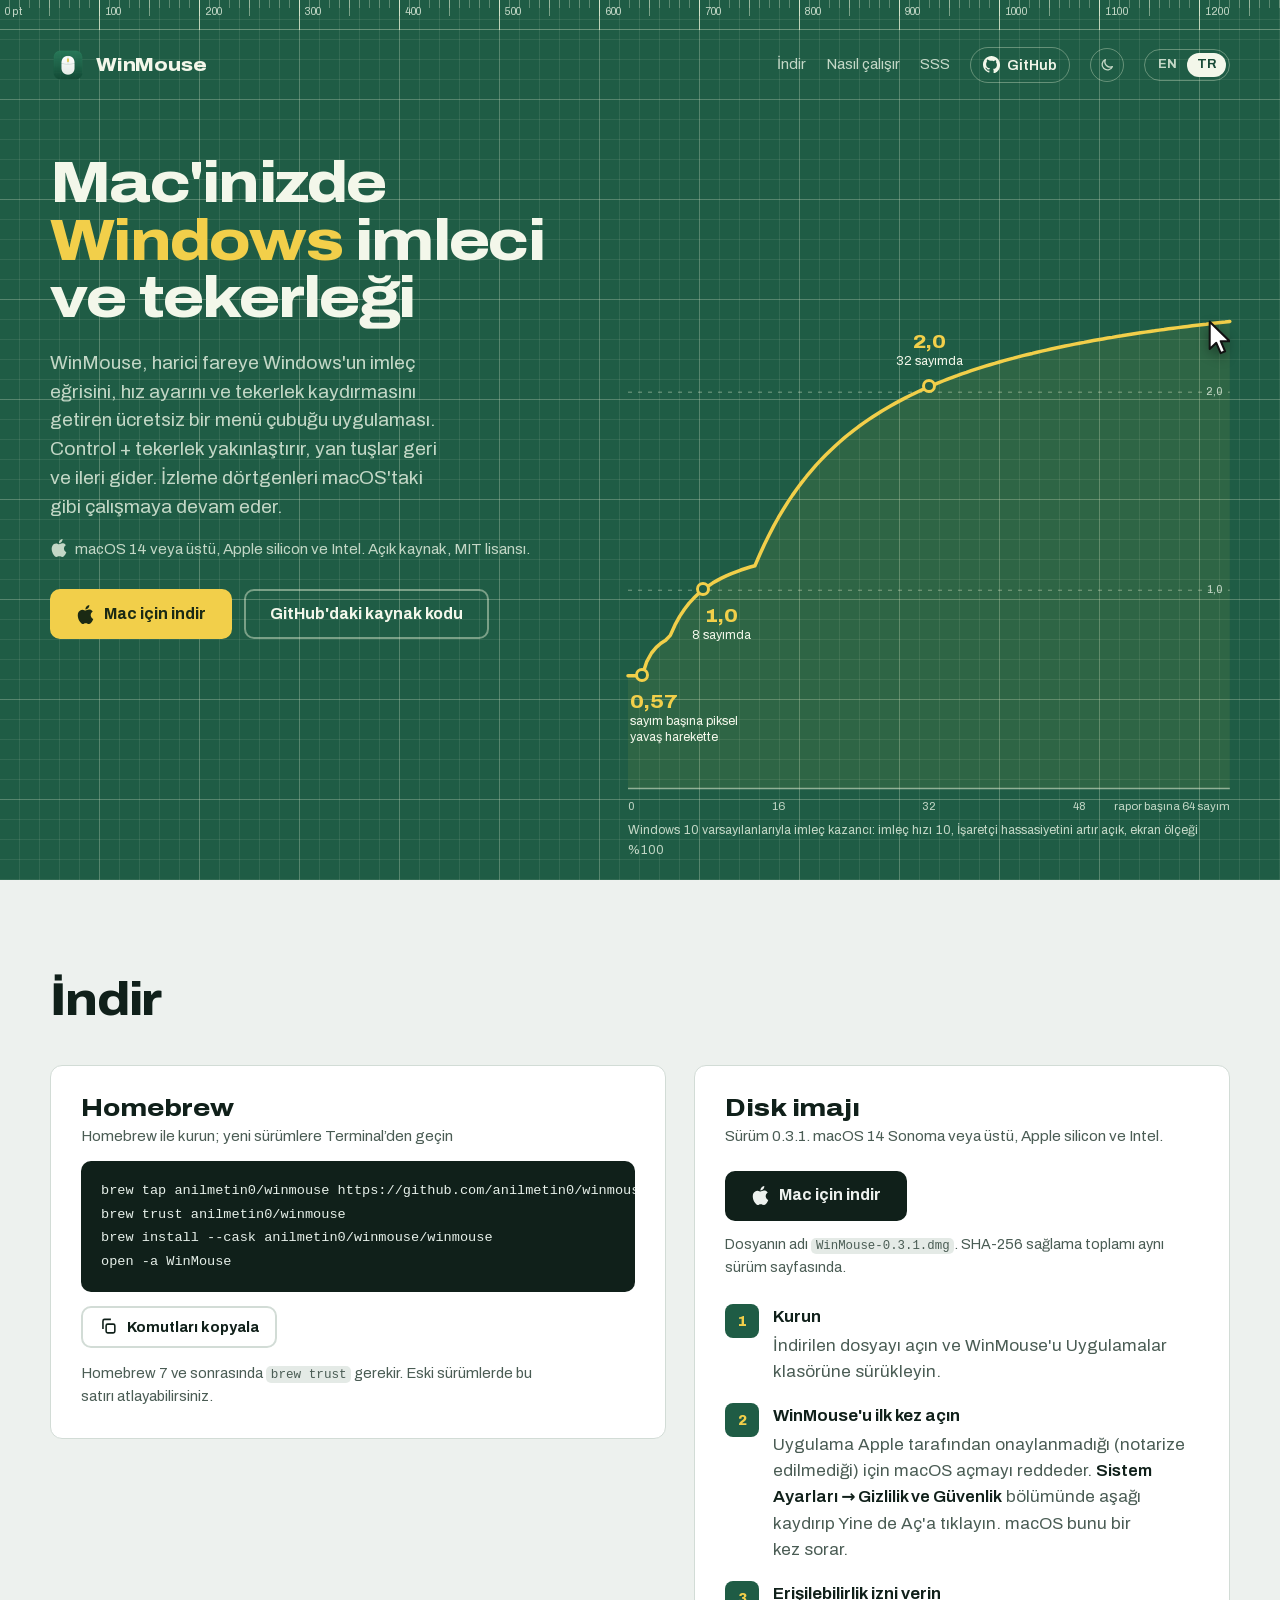
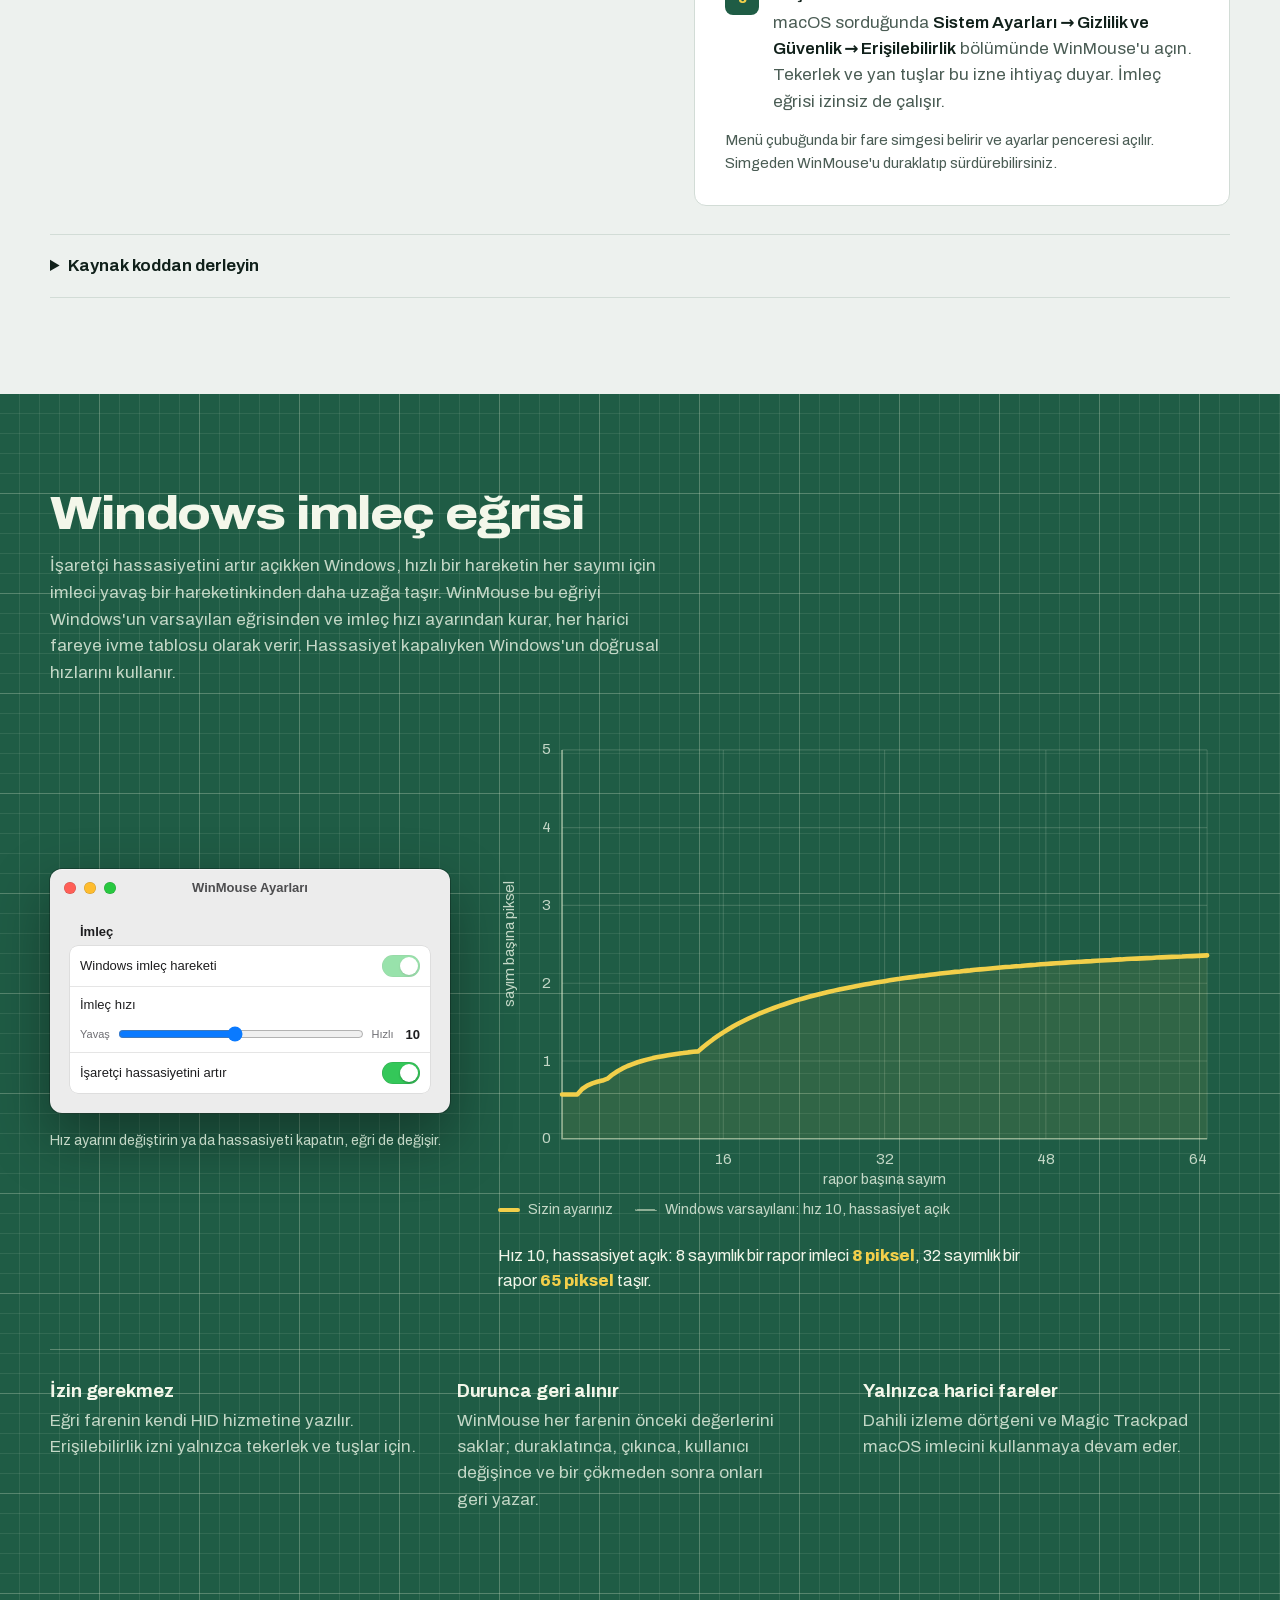
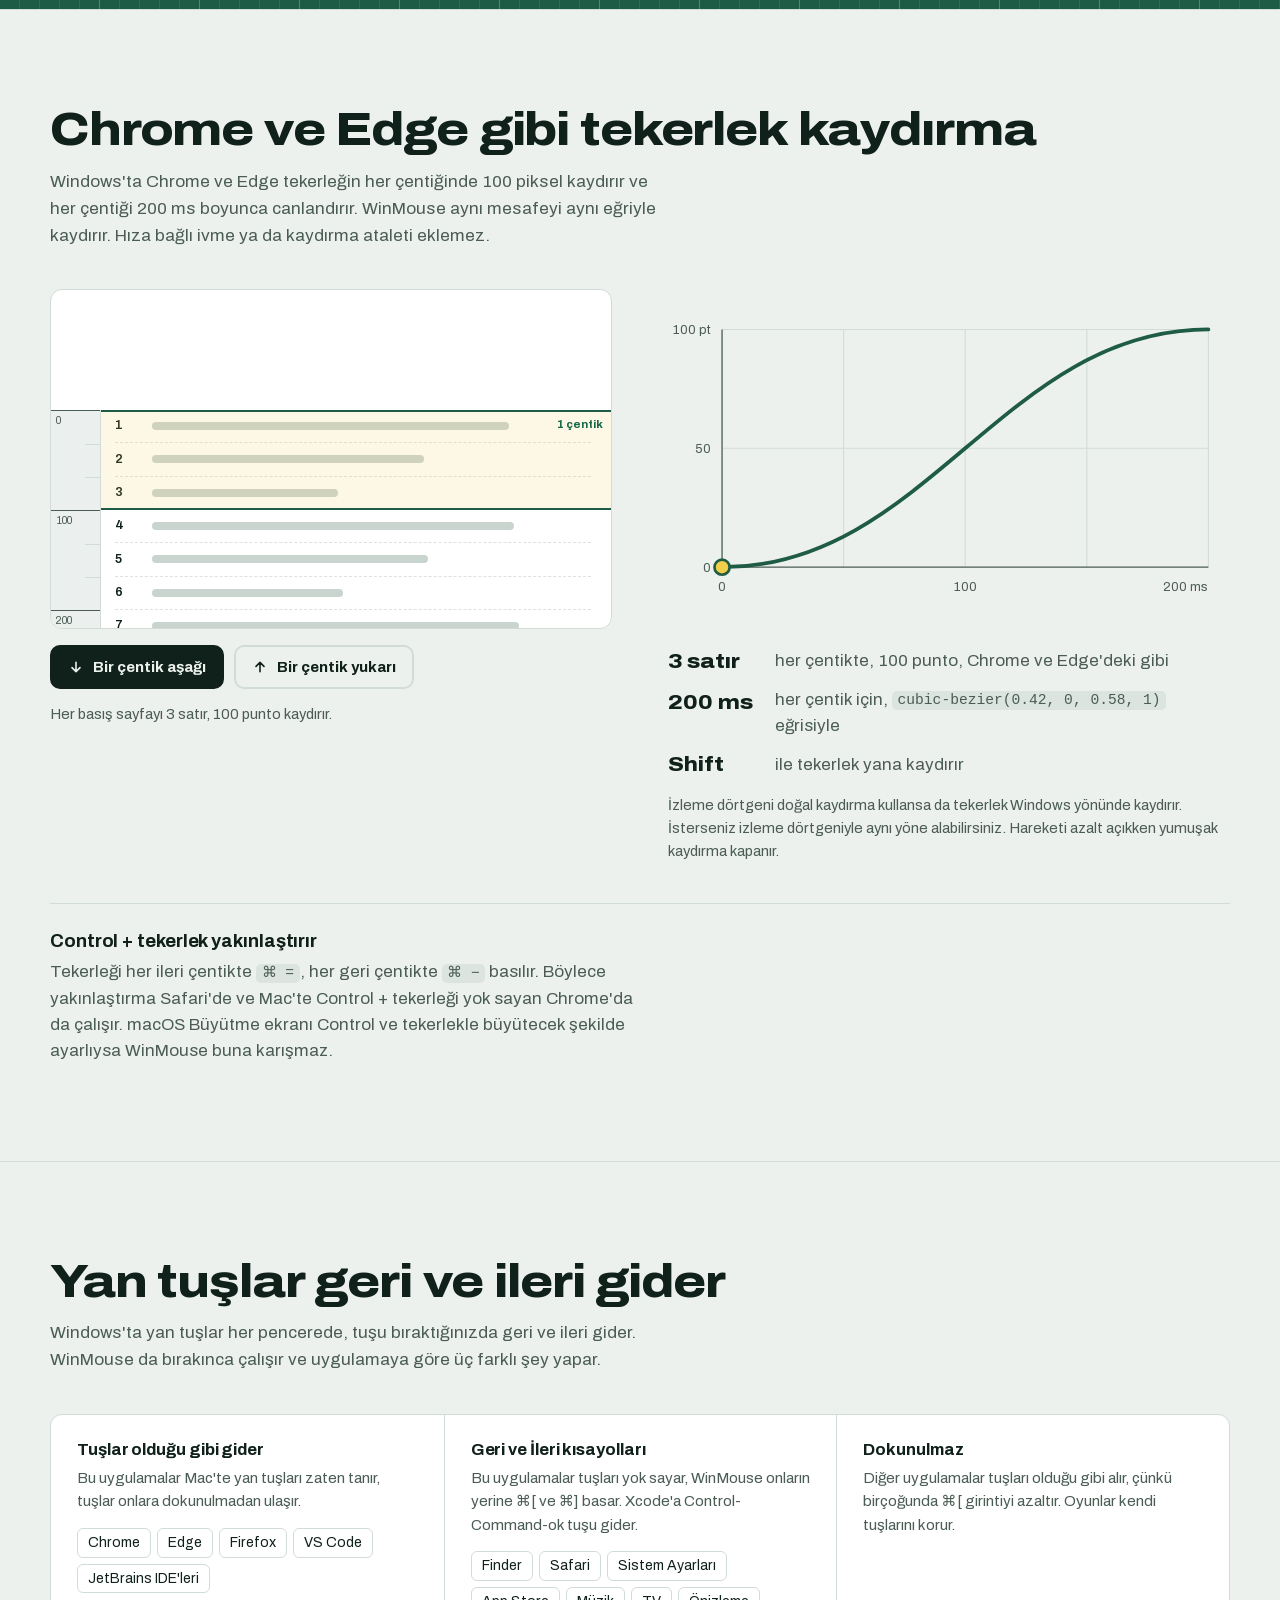
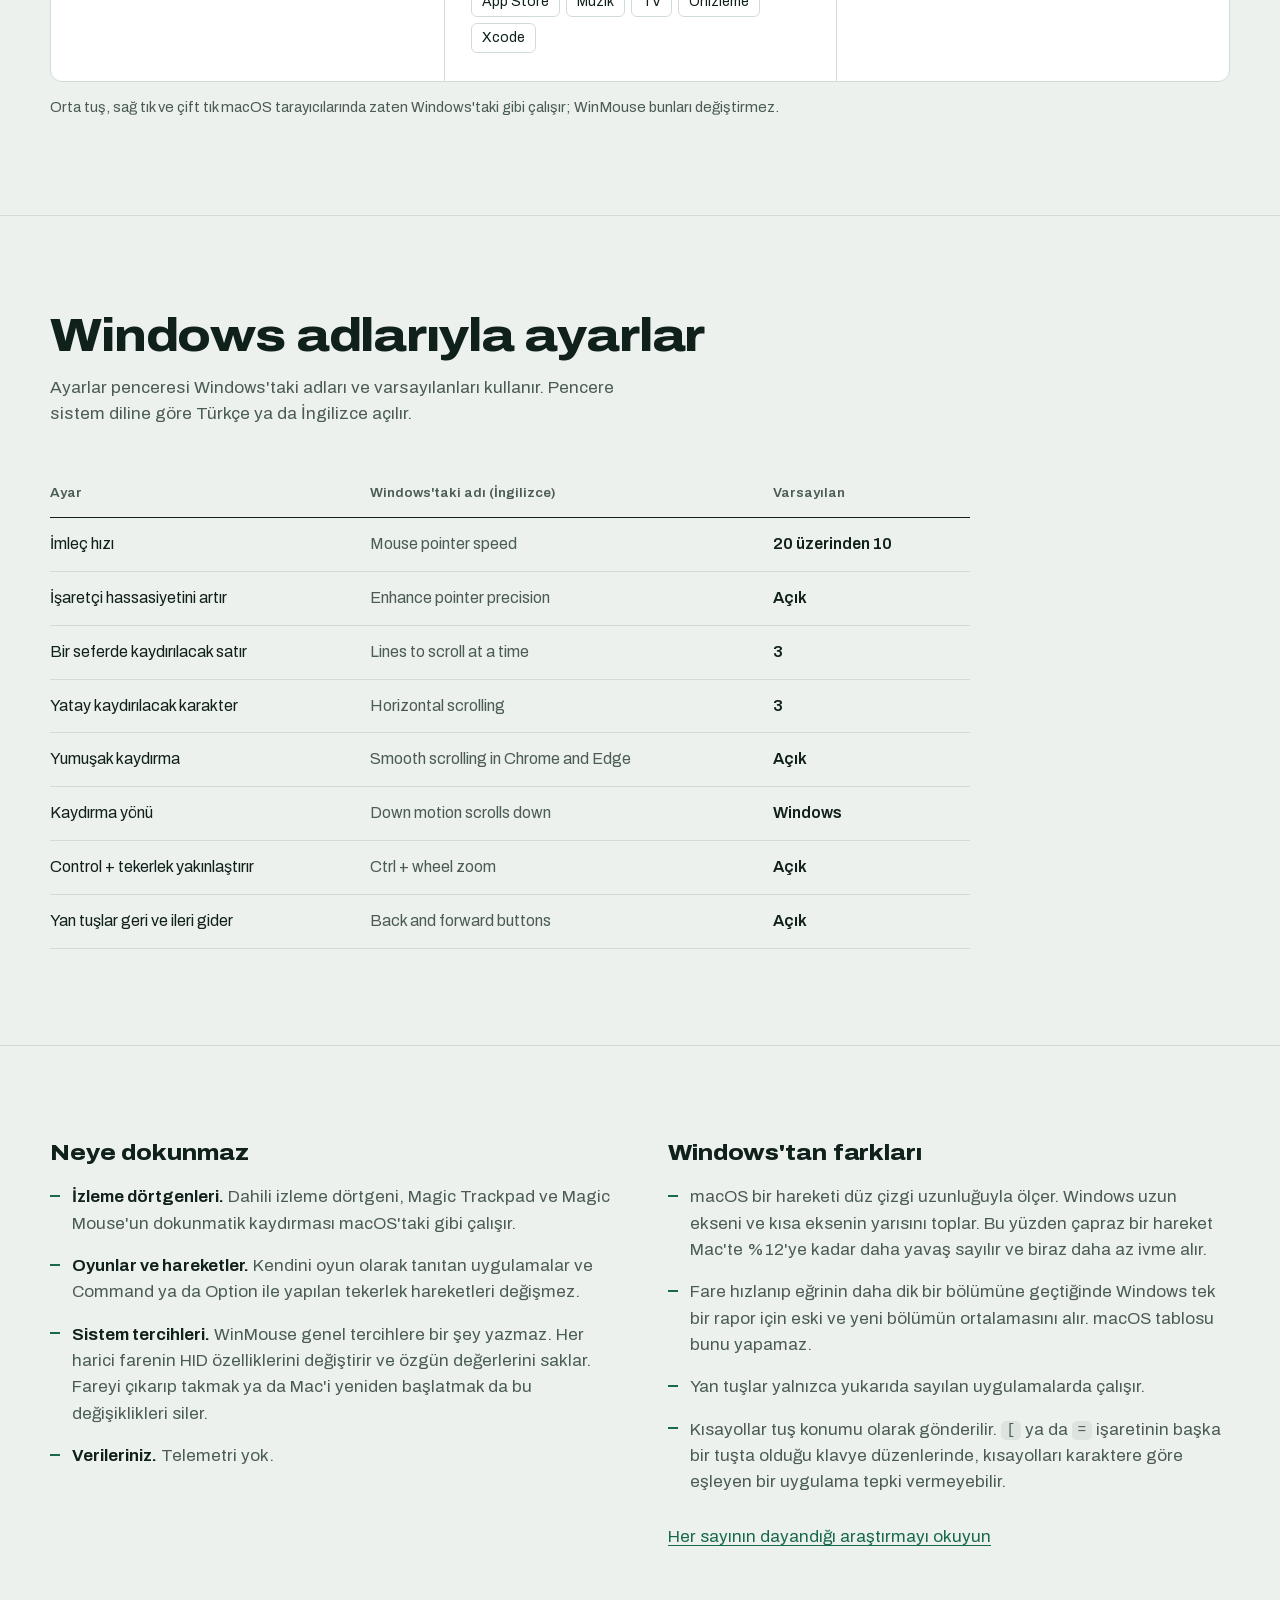
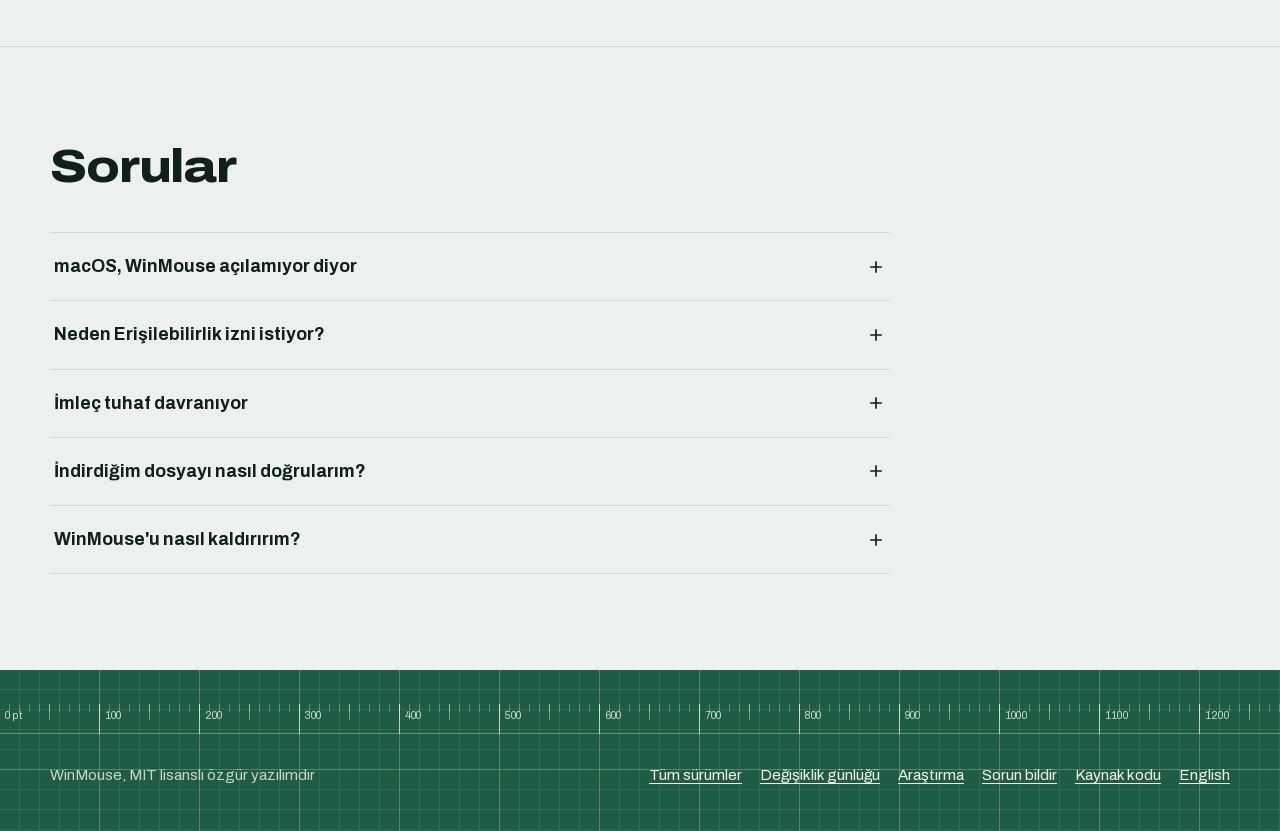
<file: tr/index.html>
<!doctype html>
<html lang="tr">
<head>
  <meta charset="utf-8">
  <meta name="viewport" content="width=device-width, initial-scale=1">
  <title>WinMouse: Mac'te Windows imleci ve tekerleği</title>
  <meta name="description" content="Harici fareye Windows imleç eğrisini, hız ayarını ve tekerlek kaydırmasını, Control + tekerlek yakınlaştırmayı ve geri, ileri giden yan tuşları getiren ücretsiz macOS menü çubuğu uygulaması.">
  <link rel="canonical" href="https://anilmetin0.github.io/winmouse/tr/">
  <link rel="alternate" hreflang="en" href="https://anilmetin0.github.io/winmouse/">
  <link rel="alternate" hreflang="tr" href="https://anilmetin0.github.io/winmouse/tr/">
  <link rel="alternate" hreflang="x-default" href="https://anilmetin0.github.io/winmouse/">
  <meta property="og:type" content="website">
  <meta property="og:site_name" content="WinMouse">
  <meta property="og:title" content="WinMouse: Mac'te Windows imleci ve tekerleği">
  <meta property="og:description" content="macOS'ta harici fare için Windows imleç eğrisi, tekerlek kaydırması, Control + tekerlek yakınlaştırma ve yan tuşlar.">
  <meta property="og:url" content="https://anilmetin0.github.io/winmouse/tr/">
  <meta property="og:image" content="https://anilmetin0.github.io/winmouse/og/og-tr.png">
  <meta property="og:image:width" content="1200">
  <meta property="og:image:height" content="630">
  <meta property="og:image:alt" content="Üzerine Windows imleç ivme eğrisi basılmış yeşil bir fare altlığında WinMouse.">
  <meta property="og:locale" content="tr_TR">
  <meta property="og:locale:alternate" content="en_US">
  <meta name="twitter:card" content="summary_large_image">
  <meta name="twitter:title" content="WinMouse: Mac'te Windows imleci ve tekerleği">
  <meta name="twitter:description" content="macOS'ta harici fare için Windows imleç eğrisi, tekerlek kaydırması, Control + tekerlek yakınlaştırma ve yan tuşlar.">
  <meta name="twitter:image" content="https://anilmetin0.github.io/winmouse/og/og-tr.png">
  <meta name="twitter:image:alt" content="WinMouse on a green desk mat with the Windows pointer acceleration curve printed on it.">
  <meta name="robots" content="index, follow">
  <meta name="theme-color" content="#1f5c45">
  <link rel="icon" href="../images/favicon.svg?v=0.3.0" type="image/svg+xml">
  <link rel="icon" href="../images/favicon-32.png?v=0.3.0" sizes="32x32" type="image/png">
  <link rel="apple-touch-icon" href="../images/apple-touch-icon.png">
  <link rel="preload" href="../fonts/archivo-latin.woff2" as="font" type="font/woff2" crossorigin>
  <link rel="stylesheet" href="../site.css">
  <script type="application/ld+json">{"@context": "https://schema.org", "@type": "SoftwareApplication", "name": "WinMouse", "description": "Harici fareye Windows imleç eğrisini, hız ayarını ve tekerlek kaydırmasını, Control + tekerlek yakınlaştırmayı ve geri, ileri giden yan tuşları getiren ücretsiz macOS menü çubuğu uygulaması.", "url": "https://anilmetin0.github.io/winmouse/tr/", "inLanguage": "tr", "image": "https://anilmetin0.github.io/winmouse/images/icon-256.png", "operatingSystem": "macOS 14 veya üstü", "applicationCategory": "UtilitiesApplication", "softwareVersion": "0.3.1", "offers": {"@type": "Offer", "price": "0", "priceCurrency": "USD"}, "license": "https://opensource.org/licenses/MIT", "downloadUrl": "https://github.com/anilmetin0/winmouse/releases/latest", "codeRepository": "https://github.com/anilmetin0/winmouse", "sameAs": ["https://github.com/anilmetin0/winmouse"], "author": {"@type": "Person", "name": "Anıl Metin", "url": "https://github.com/anilmetin0"}}</script>
  <script>try{const t=localStorage.getItem("theme");document.documentElement.dataset.theme=t==="dark"||t==="light"?t:matchMedia("(prefers-color-scheme: dark)").matches?"dark":"light"}catch{}</script>
  <script>if("IntersectionObserver"in window&&!matchMedia("(prefers-reduced-motion: reduce)").matches){const r=document.documentElement;r.classList.add("rv");addEventListener("load",()=>{if(!r.dataset.revealReady)r.classList.remove("rv")})}</script>
  <script src="../site.js" defer></script>
</head>
<body>
<a class="skip" href="#main">İçeriğe geç</a>

<div class="mat masthead">
  <div class="ruler" aria-hidden="true"></div>
  <header class="top">
    <div class="wrap">
      <a class="brand" href="./" aria-label="WinMouse"><img src="../images/icon-72.png" srcset="../images/icon-72.png 72w, ../images/icon-144.png 144w" sizes="36px" alt="" width="36" height="36"><span class="brand-name">WinMouse</span></a>
      <nav aria-label="Main">
        <a href="#download">İndir</a>
        <a href="#pointer">Nasıl çalışır</a>
        <a href="#faq">SSS</a>
        <a class="gh" href="https://github.com/anilmetin0/winmouse" aria-label="GitHub'da WinMouse"><span class="gh-name"><svg viewBox="0 0 16 16" aria-hidden="true"><path fill="currentColor" d="M8 0C3.58 0 0 3.58 0 8c0 3.54 2.29 6.53 5.47 7.59.4.07.55-.17.55-.38 0-.19-.01-.82-.01-1.49-2.01.37-2.53-.49-2.69-.94-.09-.23-.48-.94-.82-1.13-.28-.15-.68-.52-.01-.53.63-.01 1.08.58 1.23.82.72 1.21 1.87.87 2.33.66.07-.52.28-.87.51-1.07-1.78-.2-3.64-.89-3.64-3.95 0-.87.31-1.59.82-2.15-.08-.2-.36-1.02.08-2.12 0 0 .67-.21 2.2.82A7.65 7.65 0 0 1 8 4.58c.68 0 1.36.09 2 .27 1.53-1.04 2.2-.82 2.2-.82.44 1.1.16 1.92.08 2.12.51.56.82 1.27.82 2.15 0 3.07-1.87 3.75-3.65 3.95.29.25.54.73.54 1.48 0 1.07-.01 1.93-.01 2.2 0 .21.15.46.55.38A8.01 8.01 0 0 0 16 8c0-4.42-3.58-8-8-8Z"/></svg><span class="gh-text">GitHub</span></span><span class="stars" hidden><svg class="star" viewBox="0 0 16 16" aria-hidden="true"><path fill="currentColor" d="M8 .8l2.2 4.6 5 .7-3.6 3.5.9 5-4.5-2.4-4.5 2.4.9-5L.8 6.1l5-.7Z"/></svg><span data-stars></span><span class="sr"> yıldız</span></span></a>
        <button class="theme" type="button" aria-label="Açık veya koyu temaya geç" title="Açık veya koyu temaya geç"><svg class="moon" viewBox="0 0 24 24" aria-hidden="true"><path fill="none" stroke="currentColor" stroke-width="2" stroke-linecap="round" stroke-linejoin="round" d="M20 14.5A8 8 0 0 1 9.5 4a8 8 0 1 0 10.5 10.5Z"/></svg><svg class="sun" viewBox="0 0 24 24" aria-hidden="true"><g fill="none" stroke="currentColor" stroke-width="2" stroke-linecap="round"><circle cx="12" cy="12" r="4"/><path d="M12 2v2M12 20v2M4.9 4.9l1.4 1.4M17.7 17.7l1.4 1.4M2 12h2M20 12h2M4.9 19.1l1.4-1.4M17.7 6.3l1.4-1.4"/></g></svg></button>
        <div class="lang" role="group" aria-label="Dil"><a href="../" hreflang="en" lang="en" aria-label="English">EN</a><span aria-current="page">TR</span></div>
      </nav>
    </div>
  </header>
</div>

<main id="main">
<div class="hero mat">
  <div class="wrap hero-body">
    <div class="hero-copy">
      <h1>Mac'inizde <span class="hi">Windows</span> imleci ve tekerleği</h1>
      <p class="lede">WinMouse, harici fareye Windows'un imleç eğrisini, hız ayarını ve tekerlek kaydırmasını getiren ücretsiz bir menü çubuğu uygulaması. Control + tekerlek yakınlaştırır, yan tuşlar geri ve ileri gider. İzleme dörtgenleri macOS'taki gibi çalışmaya devam eder.</p>
      <p class="reqs"><svg fill="currentColor" class="platform-icon" aria-hidden="true" focusable="false" viewBox="0 0 24 24" xmlns="http://www.w3.org/2000/svg"><title>Apple</title><path d="M12.152 6.896c-.948 0-2.415-1.078-3.96-1.04-2.04.027-3.91 1.183-4.961 3.014-2.117 3.675-.546 9.103 1.519 12.09 1.013 1.454 2.208 3.09 3.792 3.039 1.52-.065 2.09-.987 3.935-.987 1.831 0 2.35.987 3.96.948 1.637-.026 2.676-1.48 3.676-2.948 1.156-1.688 1.636-3.325 1.662-3.415-.039-.013-3.182-1.221-3.22-4.857-.026-3.04 2.48-4.494 2.597-4.559-1.429-2.09-3.623-2.324-4.39-2.376-2-.156-3.675 1.09-4.61 1.09zM15.53 3.83c.843-1.012 1.4-2.427 1.245-3.83-1.207.052-2.662.805-3.532 1.818-.78.896-1.454 2.338-1.273 3.714 1.338.104 2.715-.688 3.559-1.701"/></svg>macOS 14 veya üstü, Apple silicon ve Intel. Açık kaynak, MIT lisansı.</p>
      <div class="actions">
        <a class="btn" href="#download"><svg fill="currentColor" class="platform-icon" aria-hidden="true" focusable="false" viewBox="0 0 24 24" xmlns="http://www.w3.org/2000/svg"><title>Apple</title><path d="M12.152 6.896c-.948 0-2.415-1.078-3.96-1.04-2.04.027-3.91 1.183-4.961 3.014-2.117 3.675-.546 9.103 1.519 12.09 1.013 1.454 2.208 3.09 3.792 3.039 1.52-.065 2.09-.987 3.935-.987 1.831 0 2.35.987 3.96.948 1.637-.026 2.676-1.48 3.676-2.948 1.156-1.688 1.636-3.325 1.662-3.415-.039-.013-3.182-1.221-3.22-4.857-.026-3.04 2.48-4.494 2.597-4.559-1.429-2.09-3.623-2.324-4.39-2.376-2-.156-3.675 1.09-4.61 1.09zM15.53 3.83c.843-1.012 1.4-2.427 1.245-3.83-1.207.052-2.662.805-3.532 1.818-.78.896-1.454 2.338-1.273 3.714 1.338.104 2.715-.688 3.559-1.701"/></svg>Mac için indir</a>
        <a class="btn ghost" href="https://github.com/anilmetin0/winmouse">GitHub'daki kaynak kodu</a>
      </div>
    </div>

    <figure class="plot" aria-label="Varsayılan ayarlarda Windows imleç kazancı grafiği: yavaş harekette sayım başına yaklaşık 0,57 piksel, rapor başına 8 sayımda 1,0, 32 sayımda 2,0.">
      <div class="pbox" aria-hidden="true">
        <svg class="graph" viewBox="0 0 1000 500" preserveAspectRatio="none">
          <line class="one" x1="0" y1="333.3" x2="1000" y2="333.3" vector-effect="non-scaling-stroke"/>
          <line class="one" x1="0" y1="166.7" x2="1000" y2="166.7" vector-effect="non-scaling-stroke"/>
          <polygon class="area" points="0,500 0.0,405.2 23.5,405.2 31.2,393.3 39.1,386.1 46.9,381.4 54.7,377.9 62.5,375.4 70.3,371.3 78.1,362.5 85.9,355.3 93.8,349.3 101.6,344.2 109.4,339.9 117.2,336.1 125.0,332.8 132.8,329.9 140.6,327.3 148.4,325.0 156.2,322.9 164.1,321.0 171.9,319.3 179.7,317.8 187.5,316.3 195.3,315.0 203.1,313.8 210.9,312.7 218.8,303.5 226.6,294.9 234.4,286.8 242.2,279.2 250.0,272.1 257.8,265.5 265.6,259.2 273.4,253.3 281.2,247.7 289.1,242.4 296.9,237.4 304.7,232.7 312.5,228.1 320.3,223.9 328.1,219.8 335.9,215.9 343.8,212.2 351.6,208.6 359.4,205.2 367.2,201.9 375.0,198.8 382.8,195.8 390.6,193.0 398.4,190.2 406.2,187.6 414.1,185.0 421.9,182.5 429.7,180.2 437.5,177.9 445.3,175.7 453.1,173.6 460.9,171.5 468.8,169.5 476.6,167.6 484.4,165.7 492.2,163.9 500.0,162.2 507.8,160.5 515.6,158.9 523.4,157.3 531.2,155.7 539.1,154.2 546.9,152.8 554.7,151.3 562.5,150.0 570.3,148.6 578.1,147.3 585.9,146.1 593.8,144.8 601.6,143.6 609.4,142.5 617.2,141.3 625.0,140.2 632.8,139.1 640.6,138.1 648.4,137.0 656.2,136.0 664.1,135.0 671.9,134.1 679.7,133.1 687.5,132.2 695.3,131.3 703.1,130.4 710.9,129.6 718.8,128.7 726.6,127.9 734.4,127.1 742.2,126.3 750.0,125.5 757.8,124.8 765.6,124.0 773.4,123.3 781.2,122.6 789.1,121.9 796.9,121.2 804.7,120.6 812.5,119.9 820.3,119.3 828.1,118.6 835.9,118.0 843.8,117.4 851.6,116.8 859.4,116.2 867.2,115.6 875.0,115.1 882.8,114.5 890.6,114.0 898.4,113.4 906.2,112.9 914.1,112.4 921.9,111.9 929.7,111.4 937.5,110.9 945.3,110.4 953.1,109.9 960.9,109.5 968.8,109.0 976.6,108.5 984.4,108.1 992.2,107.7 1000.0,107.2 1000,500"/>
          <polyline class="line" points="0.0,405.2 23.5,405.2 31.2,393.3 39.1,386.1 46.9,381.4 54.7,377.9 62.5,375.4 70.3,371.3 78.1,362.5 85.9,355.3 93.8,349.3 101.6,344.2 109.4,339.9 117.2,336.1 125.0,332.8 132.8,329.9 140.6,327.3 148.4,325.0 156.2,322.9 164.1,321.0 171.9,319.3 179.7,317.8 187.5,316.3 195.3,315.0 203.1,313.8 210.9,312.7 218.8,303.5 226.6,294.9 234.4,286.8 242.2,279.2 250.0,272.1 257.8,265.5 265.6,259.2 273.4,253.3 281.2,247.7 289.1,242.4 296.9,237.4 304.7,232.7 312.5,228.1 320.3,223.9 328.1,219.8 335.9,215.9 343.8,212.2 351.6,208.6 359.4,205.2 367.2,201.9 375.0,198.8 382.8,195.8 390.6,193.0 398.4,190.2 406.2,187.6 414.1,185.0 421.9,182.5 429.7,180.2 437.5,177.9 445.3,175.7 453.1,173.6 460.9,171.5 468.8,169.5 476.6,167.6 484.4,165.7 492.2,163.9 500.0,162.2 507.8,160.5 515.6,158.9 523.4,157.3 531.2,155.7 539.1,154.2 546.9,152.8 554.7,151.3 562.5,150.0 570.3,148.6 578.1,147.3 585.9,146.1 593.8,144.8 601.6,143.6 609.4,142.5 617.2,141.3 625.0,140.2 632.8,139.1 640.6,138.1 648.4,137.0 656.2,136.0 664.1,135.0 671.9,134.1 679.7,133.1 687.5,132.2 695.3,131.3 703.1,130.4 710.9,129.6 718.8,128.7 726.6,127.9 734.4,127.1 742.2,126.3 750.0,125.5 757.8,124.8 765.6,124.0 773.4,123.3 781.2,122.6 789.1,121.9 796.9,121.2 804.7,120.6 812.5,119.9 820.3,119.3 828.1,118.6 835.9,118.0 843.8,117.4 851.6,116.8 859.4,116.2 867.2,115.6 875.0,115.1 882.8,114.5 890.6,114.0 898.4,113.4 906.2,112.9 914.1,112.4 921.9,111.9 929.7,111.4 937.5,110.9 945.3,110.4 953.1,109.9 960.9,109.5 968.8,109.0 976.6,108.5 984.4,108.1 992.2,107.7 1000.0,107.2" vector-effect="non-scaling-stroke"/>
          <path class="axis" d="M0 500H1000" vector-effect="non-scaling-stroke"/>
        </svg>
        <span class="pt" style="left:2.35%;top:81.04%"></span>
        <span class="tag l" style="left:2.35%;top:81.04%"><b>0,57</b>sayım başına piksel<br>yavaş harekette</span>
        <span class="pt" style="left:12.5%;top:66.56%"></span>
        <span class="tag below" style="left:15.5%;top:66.56%"><b>1,0</b>8 sayımda</span>
        <span class="pt" style="left:50%;top:32.44%"></span>
        <span class="tag" style="left:50%;top:32.44%"><b>2,0</b>32 sayımda</span>
        <svg class="cursor" style="left:96.9%;top:21.7%" viewBox="0 0 13 21"><path d="M1 1v16.2l3.9-3.7 2.6 6.1 2.6-1.1-2.6-6h5.3Z" fill="#fff" stroke="#111" stroke-width="1.2" stroke-linejoin="round"/></svg>
        <span class="yt" style="top:66.67%">1,0</span>
        <span class="yt" style="top:33.33%">2,0</span>
        <span class="xt" style="left:0;transform:none">0</span>
        <span class="xt mx" style="left:25%">16</span>
        <span class="xt" style="left:50%">32</span>
        <span class="xt mx" style="left:75%">48</span>
        <span class="xt end" style="left:100%">rapor başına 64 sayım</span>
      </div>
      <figcaption class="cap">Windows 10 varsayılanlarıyla imleç kazancı: imleç hızı 10, İşaretçi hassasiyetini artır açık, ekran ölçeği %100</figcaption>
    </figure>
  </div>
</div>

<section id="download" aria-labelledby="download-h">
  <div class="wrap">
    <div class="head"><h2 id="download-h">İndir</h2></div>
    <div class="dl">
      <div class="card" data-reveal>
        <h3>Homebrew</h3>
        <p class="sub">Homebrew ile kurun; yeni sürümlere Terminal’den geçin</p>
        <div class="term"><pre id="brew" tabindex="0">brew tap anilmetin0/winmouse https://github.com/anilmetin0/winmouse
brew trust anilmetin0/winmouse
brew install --cask anilmetin0/winmouse/winmouse
open -a WinMouse</pre></div>
        <div class="copy-row"><button class="btn ghost copy" type="button" data-copy="brew" data-label="Komutları kopyala"><svg class="ic" viewBox="0 0 24 24" fill="none" stroke="currentColor" stroke-width="2" aria-hidden="true"><rect x="9" y="9" width="11" height="11" rx="2"/><path d="M5 15V5a2 2 0 0 1 2-2h8"/></svg><svg class="ok" viewBox="0 0 24 24" fill="none" stroke="currentColor" stroke-width="2.5" aria-hidden="true"><path d="M5 12.5l4.5 4.5L19 7.5"/></svg><span class="lbl" aria-live="polite">Komutları kopyala</span></button></div>
        <p class="note">Homebrew 7 ve sonrasında <code>brew trust</code> gerekir. Eski sürümlerde bu satırı atlayabilirsiniz.</p>

      </div>
      <div class="card" data-reveal>
        <h3>Disk imajı</h3>
        <p class="sub">Sürüm <span data-version>0.3.1</span>. macOS 14 Sonoma veya üstü, Apple silicon ve Intel.</p>
        <a class="btn" data-asset="dmg" href="https://github.com/anilmetin0/winmouse/releases/latest"><svg fill="currentColor" class="platform-icon" aria-hidden="true" focusable="false" viewBox="0 0 24 24" xmlns="http://www.w3.org/2000/svg"><title>Apple</title><path d="M12.152 6.896c-.948 0-2.415-1.078-3.96-1.04-2.04.027-3.91 1.183-4.961 3.014-2.117 3.675-.546 9.103 1.519 12.09 1.013 1.454 2.208 3.09 3.792 3.039 1.52-.065 2.09-.987 3.935-.987 1.831 0 2.35.987 3.96.948 1.637-.026 2.676-1.48 3.676-2.948 1.156-1.688 1.636-3.325 1.662-3.415-.039-.013-3.182-1.221-3.22-4.857-.026-3.04 2.48-4.494 2.597-4.559-1.429-2.09-3.623-2.324-4.39-2.376-2-.156-3.675 1.09-4.61 1.09zM15.53 3.83c.843-1.012 1.4-2.427 1.245-3.83-1.207.052-2.662.805-3.532 1.818-.78.896-1.454 2.338-1.273 3.714 1.338.104 2.715-.688 3.559-1.701"/></svg>Mac için indir</a>
        <p class="file">Dosyanın adı <code>WinMouse-<span data-version>0.3.1</span>.dmg</code>. SHA-256 sağlama toplamı aynı sürüm sayfasında.</p>
        <ol class="steps">
          <li><div><b>Kurun</b><p>İndirilen dosyayı açın ve WinMouse'u Uygulamalar klasörüne sürükleyin.</p></div></li>
          <li><div><b>WinMouse'u ilk kez açın</b><p>Uygulama Apple tarafından onaylanmadığı (notarize edilmediği) için macOS açmayı reddeder. <span class="path">Sistem Ayarları → Gizlilik ve Güvenlik</span> bölümünde aşağı kaydırıp Yine de Aç'a tıklayın. macOS bunu bir kez sorar.</p></div></li>
          <li><div><b>Erişilebilirlik izni verin</b><p>macOS sorduğunda <span class="path">Sistem Ayarları → Gizlilik ve Güvenlik → Erişilebilirlik</span> bölümünde WinMouse'u açın. Tekerlek ve yan tuşlar bu izne ihtiyaç duyar. İmleç eğrisi izinsiz de çalışır.</p></div></li>
        </ol>
        <p class="note">Menü çubuğunda bir fare simgesi belirir ve ayarlar penceresi açılır. Simgeden WinMouse'u duraklatıp sürdürebilirsiniz.</p>
      </div>
    </div>
    <details class="source-build"><summary>Kaynak koddan derleyin</summary>
        <p class="sub">Xcode ya da Xcode Command Line Tools gerekir</p>
        <div class="term"><pre id="src" tabindex="0">git clone https://github.com/anilmetin0/winmouse.git
cd winmouse
./build.sh
cp -R build/WinMouse.app /Applications/
open /Applications/WinMouse.app</pre></div>
        <div class="copy-row">
          <button class="btn ghost copy" type="button" data-copy="src" data-label="Komutları kopyala">
            <svg class="ic" viewBox="0 0 24 24" fill="none" stroke="currentColor" stroke-width="2" aria-hidden="true"><rect x="9" y="9" width="11" height="11" rx="2"/><path d="M5 15V5a2 2 0 0 1 2-2h8"/></svg>
            <svg class="ok" viewBox="0 0 24 24" fill="none" stroke="currentColor" stroke-width="2.5" aria-hidden="true"><path d="M5 12.5l4.5 4.5L19 7.5"/></svg>
            <span class="lbl" aria-live="polite">Komutları kopyala</span>
          </button>
        </div>
        <p class="note">Yerel derleme her seferinde yeni bir imza alır, bu yüzden macOS yeniden derlemeden sonra Erişilebilirlik iznini unutabilir. WinMouse'u Erişilebilirlik listesinden kaldırıp yeniden ekleyin ya da kendi sertifikanızla imzalayın: <code>CODESIGN_IDENTITY="Sertifikanız" ./build.sh</code></p>
      </details>
  </div>
</section>

<section id="pointer" class="mat pointer" aria-labelledby="pointer-h">
  <div class="wrap">
    <div class="head">
      <div>
        <h2 id="pointer-h">Windows imleç eğrisi</h2>
        <p class="intro">İşaretçi hassasiyetini artır açıkken Windows, hızlı bir hareketin her sayımı için imleci yavaş bir hareketinkinden daha uzağa taşır. WinMouse bu eğriyi Windows'un varsayılan eğrisinden ve imleç hızı ayarından kurar, her harici fareye ivme tablosu olarak verir. Hassasiyet kapalıyken Windows'un doğrusal hızlarını kullanır.</p>
      </div>
    </div>
    <div class="grid">
      <div data-reveal>
        <div class="win" role="group" aria-label="WinMouse ayarları, imleç bölümü">
          <div class="win-bar"><span class="dots" aria-hidden="true"><i></i><i></i><i></i></span>WinMouse Ayarları</div>
          <div class="win-body">
            <h4>İmleç</h4>
            <div class="group">
              <div class="row"><span>Windows imleç hareketi</span><input class="switch" type="checkbox" checked disabled aria-label="Windows imleç hareketi"></div>
              <div class="row slider">
                <label for="speed">İmleç hızı</label>
                <span class="range">Yavaş<input id="speed" type="range" min="1" max="20" step="1" value="10">Hızlı</span>
                <output for="speed" id="speed-out">10</output>
              </div>
              <label class="row" for="epp"><span>İşaretçi hassasiyetini artır</span><input class="switch" id="epp" type="checkbox" checked></label>
            </div>
          </div>
        </div>
        <p class="legend" style="margin-top:16px">Hız ayarını değiştirin ya da hassasiyeti kapatın, eğri de değişir.</p>
      </div>
      <figure class="chart" data-reveal style="margin:0">
        <svg viewBox="0 0 640 400" role="img" aria-labelledby="chart-t">
          <title id="chart-t">Seçilen ayarlar ve Windows varsayılanı için rapor başına sayıma göre sayım başına imleç pikseli</title>
          <g class="gridl">
            <line x1="56" y1="292" x2="620" y2="292"/><line x1="56" y1="224" x2="620" y2="224"/><line x1="56" y1="156" x2="620" y2="156"/><line x1="56" y1="88" x2="620" y2="88"/><line x1="56" y1="20" x2="620" y2="20"/>
            <line x1="197" y1="20" x2="197" y2="360"/><line x1="338" y1="20" x2="338" y2="360"/><line x1="479" y1="20" x2="479" y2="360"/><line x1="620" y1="20" x2="620" y2="360"/>
          </g>
          <path class="ax" d="M56 20V360H620"/>
          <g class="lab">
            <text x="46" y="364" text-anchor="end">0</text><text x="46" y="296" text-anchor="end">1</text><text x="46" y="228" text-anchor="end">2</text><text x="46" y="160" text-anchor="end">3</text><text x="46" y="92" text-anchor="end">4</text><text x="46" y="24" text-anchor="end">5</text>
            <text x="197" y="382" text-anchor="middle">16</text><text x="338" y="382" text-anchor="middle">32</text><text x="479" y="382" text-anchor="middle">48</text><text x="620" y="382" text-anchor="end">64</text>
            <text x="338" y="400" text-anchor="middle">rapor başına sayım</text>
            <text x="-190" y="14" transform="rotate(-90)" text-anchor="middle">sayım başına piksel</text>
          </g>
          <polyline class="ref" points="56.0,321.3 69.3,321.3 73.6,316.5 78.0,313.5 82.4,311.6 86.8,310.2 91.2,309.1 95.7,307.5 100.1,303.9 104.5,301.0 108.9,298.5 113.3,296.4 117.7,294.7 122.1,293.1 126.5,291.8 130.9,290.6 135.3,289.5 139.7,288.6 144.1,287.8 148.5,287.0 152.9,286.3 157.3,285.6 161.8,285.1 166.2,284.5 170.6,284.0 175.0,283.6 179.4,279.8 183.8,276.3 188.2,273.0 192.6,269.9 197.0,267.0 201.4,264.3 205.8,261.7 210.2,259.3 214.6,257.1 219.0,254.9 223.4,252.9 227.8,250.9 232.2,249.1 236.7,247.3 241.1,245.7 245.5,244.1 249.9,242.6 254.3,241.1 258.7,239.7 263.1,238.4 267.5,237.1 271.9,235.9 276.3,234.7 280.7,233.6 285.1,232.5 289.5,231.5 293.9,230.5 298.3,229.5 302.8,228.6 307.2,227.7 311.6,226.8 316.0,226.0 320.4,225.2 324.8,224.4 329.2,223.6 333.6,222.9 338.0,222.2 342.4,221.5 346.8,220.8 351.2,220.2 355.6,219.5 360.0,218.9 364.4,218.3 368.8,217.7 373.2,217.2 377.7,216.6 382.1,216.1 386.5,215.6 390.9,215.1 395.3,214.6 399.7,214.1 404.1,213.7 408.5,213.2 412.9,212.8 417.3,212.3 421.7,211.9 426.1,211.5 430.5,211.1 434.9,210.7 439.3,210.3 443.8,209.9 448.2,209.6 452.6,209.2 457.0,208.9 461.4,208.5 465.8,208.2 470.2,207.9 474.6,207.5 479.0,207.2 483.4,206.9 487.8,206.6 492.2,206.3 496.6,206.0 501.0,205.7 505.4,205.5 509.8,205.2 514.2,204.9 518.7,204.7 523.1,204.4 527.5,204.1 531.9,203.9 536.3,203.7 540.7,203.4 545.1,203.2 549.5,202.9 553.9,202.7 558.3,202.5 562.7,202.3 567.1,202.1 571.5,201.9 575.9,201.6 580.3,201.4 584.8,201.2 589.2,201.0 593.6,200.8 598.0,200.7 602.4,200.5 606.8,200.3 611.2,200.1 615.6,199.9 620.0,199.7"/>
          <path class="live-area" d="M56 360L56.0 321.3L69.3 321.3L73.6 316.5L78.0 313.5L82.4 311.6L86.8 310.2L91.2 309.1L95.7 307.5L100.1 303.9L104.5 301.0L108.9 298.5L113.3 296.4L117.7 294.7L122.1 293.1L126.5 291.8L130.9 290.6L135.3 289.5L139.7 288.6L144.1 287.8L148.5 287.0L152.9 286.3L157.3 285.6L161.8 285.1L166.2 284.5L170.6 284.0L175.0 283.6L179.4 279.8L183.8 276.3L188.2 273.0L192.6 269.9L197.0 267.0L201.4 264.3L205.8 261.7L210.2 259.3L214.6 257.1L219.0 254.9L223.4 252.9L227.8 250.9L232.2 249.1L236.7 247.3L241.1 245.7L245.5 244.1L249.9 242.6L254.3 241.1L258.7 239.7L263.1 238.4L267.5 237.1L271.9 235.9L276.3 234.7L280.7 233.6L285.1 232.5L289.5 231.5L293.9 230.5L298.3 229.5L302.8 228.6L307.2 227.7L311.6 226.8L316.0 226.0L320.4 225.2L324.8 224.4L329.2 223.6L333.6 222.9L338.0 222.2L342.4 221.5L346.8 220.8L351.2 220.2L355.6 219.5L360.0 218.9L364.4 218.3L368.8 217.7L373.2 217.2L377.7 216.6L382.1 216.1L386.5 215.6L390.9 215.1L395.3 214.6L399.7 214.1L404.1 213.7L408.5 213.2L412.9 212.8L417.3 212.3L421.7 211.9L426.1 211.5L430.5 211.1L434.9 210.7L439.3 210.3L443.8 209.9L448.2 209.6L452.6 209.2L457.0 208.9L461.4 208.5L465.8 208.2L470.2 207.9L474.6 207.5L479.0 207.2L483.4 206.9L487.8 206.6L492.2 206.3L496.6 206.0L501.0 205.7L505.4 205.5L509.8 205.2L514.2 204.9L518.7 204.7L523.1 204.4L527.5 204.1L531.9 203.9L536.3 203.7L540.7 203.4L545.1 203.2L549.5 202.9L553.9 202.7L558.3 202.5L562.7 202.3L567.1 202.1L571.5 201.9L575.9 201.6L580.3 201.4L584.8 201.2L589.2 201.0L593.6 200.8L598.0 200.7L602.4 200.5L606.8 200.3L611.2 200.1L615.6 199.9L620.0 199.7L620 360Z"/>
          <path class="live" d="M56.0 321.3L69.3 321.3L73.6 316.5L78.0 313.5L82.4 311.6L86.8 310.2L91.2 309.1L95.7 307.5L100.1 303.9L104.5 301.0L108.9 298.5L113.3 296.4L117.7 294.7L122.1 293.1L126.5 291.8L130.9 290.6L135.3 289.5L139.7 288.6L144.1 287.8L148.5 287.0L152.9 286.3L157.3 285.6L161.8 285.1L166.2 284.5L170.6 284.0L175.0 283.6L179.4 279.8L183.8 276.3L188.2 273.0L192.6 269.9L197.0 267.0L201.4 264.3L205.8 261.7L210.2 259.3L214.6 257.1L219.0 254.9L223.4 252.9L227.8 250.9L232.2 249.1L236.7 247.3L241.1 245.7L245.5 244.1L249.9 242.6L254.3 241.1L258.7 239.7L263.1 238.4L267.5 237.1L271.9 235.9L276.3 234.7L280.7 233.6L285.1 232.5L289.5 231.5L293.9 230.5L298.3 229.5L302.8 228.6L307.2 227.7L311.6 226.8L316.0 226.0L320.4 225.2L324.8 224.4L329.2 223.6L333.6 222.9L338.0 222.2L342.4 221.5L346.8 220.8L351.2 220.2L355.6 219.5L360.0 218.9L364.4 218.3L368.8 217.7L373.2 217.2L377.7 216.6L382.1 216.1L386.5 215.6L390.9 215.1L395.3 214.6L399.7 214.1L404.1 213.7L408.5 213.2L412.9 212.8L417.3 212.3L421.7 211.9L426.1 211.5L430.5 211.1L434.9 210.7L439.3 210.3L443.8 209.9L448.2 209.6L452.6 209.2L457.0 208.9L461.4 208.5L465.8 208.2L470.2 207.9L474.6 207.5L479.0 207.2L483.4 206.9L487.8 206.6L492.2 206.3L496.6 206.0L501.0 205.7L505.4 205.5L509.8 205.2L514.2 204.9L518.7 204.7L523.1 204.4L527.5 204.1L531.9 203.9L536.3 203.7L540.7 203.4L545.1 203.2L549.5 202.9L553.9 202.7L558.3 202.5L562.7 202.3L567.1 202.1L571.5 201.9L575.9 201.6L580.3 201.4L584.8 201.2L589.2 201.0L593.6 200.8L598.0 200.7L602.4 200.5L606.8 200.3L611.2 200.1L615.6 199.9L620.0 199.7"/>
        </svg>
        <div class="legend"><span><i></i>Sizin ayarınız</span><span><i class="ref"></i>Windows varsayılanı: hız 10, hassasiyet açık</span></div>
        <p class="readout" aria-live="polite" id="readout">Hız 10, hassasiyet açık: 8 sayımlık bir rapor imleci <b>8 piksel</b>, 32 sayımlık bir rapor <b>65 piksel</b> taşır.</p>
      </figure>
    </div>
    <ul class="facts">
      <li data-reveal><h3>İzin gerekmez</h3><p>Eğri farenin kendi HID hizmetine yazılır. Erişilebilirlik izni yalnızca tekerlek ve tuşlar için.</p></li>
      <li data-reveal><h3>Durunca geri alınır</h3><p>WinMouse her farenin önceki değerlerini saklar; duraklatınca, çıkınca, kullanıcı değişince ve bir çökmeden sonra onları geri yazar.</p></li>
      <li data-reveal><h3>Yalnızca harici fareler</h3><p>Dahili izleme dörtgeni ve Magic Trackpad macOS imlecini kullanmaya devam eder.</p></li>
    </ul>
  </div>
</section>

<section id="wheel" class="wheel" aria-labelledby="wheel-h">
  <div class="wrap">
    <div class="head">
      <div>
        <h2 id="wheel-h">Chrome ve Edge gibi tekerlek kaydırma</h2>
        <p class="intro">Windows'ta Chrome ve Edge tekerleğin her çentiğinde 100 piksel kaydırır ve her çentiği 200 ms boyunca canlandırır. WinMouse aynı mesafeyi aynı eğriyle kaydırır. Hıza bağlı ivme ya da kaydırma ataleti eklemez.</p>
      </div>
    </div>
    <div class="grid">
      <div data-reveal>
        <div class="track" aria-hidden="true">
          <div class="scale"></div>
          <div class="doc"></div>
          <div class="view"><span>1 çentik</span></div>
        </div>
        <div class="notch">
          <button class="btn" type="button" data-notch="1"><svg viewBox="0 0 24 24" fill="none" stroke="currentColor" stroke-width="2.4" stroke-linecap="round" stroke-linejoin="round" aria-hidden="true"><path d="M12 5v14M6 13l6 6 6-6"/></svg>Bir çentik aşağı</button>
          <button class="btn ghost" type="button" data-notch="-1"><svg viewBox="0 0 24 24" fill="none" stroke="currentColor" stroke-width="2.4" stroke-linecap="round" stroke-linejoin="round" aria-hidden="true"><path d="M12 19V5M6 11l6-6 6 6"/></svg>Bir çentik yukarı</button>
        </div>
        <p class="note" aria-live="polite" id="notch-out">Her basış sayfayı 3 satır, 100 punto kaydırır.</p>
      </div>
      <div data-reveal>
        <div class="ease">
          <svg viewBox="0 0 520 300" role="img" aria-labelledby="ease-t">
            <title id="ease-t">Bir çentikte zamana göre kaydırma mesafesi: 200 milisaniyede 0'dan 100 puntoya yavaş başlayıp yavaş biten bir eğri</title>
            <g class="g"><line x1="50" y1="140" x2="500" y2="140"/><line x1="162.5" y1="30" x2="162.5" y2="250"/><line x1="275" y1="30" x2="275" y2="250"/><line x1="387.5" y1="30" x2="387.5" y2="250"/><line x1="50" y1="30" x2="500" y2="30"/><line x1="500" y1="30" x2="500" y2="250"/></g>
            <path class="ax" d="M50 30V250H500"/>
            <path class="c" d="M50 250C239 250 311 30 500 30"/>
            <circle class="dot" r="7" cx="50" cy="250" id="ease-dot"/>
            <g class="lab">
              <text x="40" y="254" text-anchor="end">0</text><text x="40" y="144" text-anchor="end">50</text><text x="40" y="34" text-anchor="end">100 pt</text>
              <text x="50" y="272" text-anchor="middle">0</text><text x="275" y="272" text-anchor="middle">100</text><text x="500" y="272" text-anchor="end">200 ms</text>
            </g>
          </svg>
        </div>
        <dl class="spec">
          <dt>3 satır</dt><dd>her çentikte, 100 punto, Chrome ve Edge'deki gibi</dd>
          <dt>200 ms</dt><dd>her çentik için, <code>cubic-bezier(0.42, 0, 0.58, 1)</code> eğrisiyle</dd>
          <dt>Shift</dt><dd>ile tekerlek yana kaydırır</dd>
        </dl>
        <p class="note">İzleme dörtgeni doğal kaydırma kullansa da tekerlek Windows yönünde kaydırır. İsterseniz izleme dörtgeniyle aynı yöne alabilirsiniz. Hareketi azalt açıkken yumuşak kaydırma kapanır.</p>
      </div>
    </div>
    <div class="zoom" data-reveal>
      <h3>Control + tekerlek yakınlaştırır</h3>
      <p>Tekerleği her ileri çentikte <kbd>⌘ =</kbd>, her geri çentikte <kbd>⌘ −</kbd> basılır. Böylece yakınlaştırma Safari'de ve Mac'te Control + tekerleği yok sayan Chrome'da da çalışır. macOS Büyütme ekranı Control ve tekerlekle büyütecek şekilde ayarlıysa WinMouse buna karışmaz.</p>
    </div>
  </div>
</section>

<section id="buttons" aria-labelledby="buttons-h">
  <div class="wrap">
    <div class="head">
      <div>
        <h2 id="buttons-h">Yan tuşlar geri ve ileri gider</h2>
        <p class="intro">Windows'ta yan tuşlar her pencerede, tuşu bıraktığınızda geri ve ileri gider. WinMouse da bırakınca çalışır ve uygulamaya göre üç farklı şey yapar.</p>
      </div>
    </div>
    <div class="apps" data-reveal>
      <div>
        <h3>Tuşlar olduğu gibi gider</h3>
        <p>Bu uygulamalar Mac'te yan tuşları zaten tanır, tuşlar onlara dokunulmadan ulaşır.</p>
        <ul><li>Chrome</li><li>Edge</li><li>Firefox</li><li>VS Code</li><li>JetBrains IDE'leri</li></ul>
      </div>
      <div>
        <h3>Geri ve İleri kısayolları</h3>
        <p>Bu uygulamalar tuşları yok sayar, WinMouse onların yerine ⌘[ ve ⌘] basar. Xcode'a Control-Command-ok tuşu gider.</p>
        <ul><li>Finder</li><li>Safari</li><li>Sistem Ayarları</li><li>App Store</li><li>Müzik</li><li>TV</li><li>Önizleme</li><li>Xcode</li></ul>
      </div>
      <div>
        <h3>Dokunulmaz</h3>
        <p>Diğer uygulamalar tuşları olduğu gibi alır, çünkü birçoğunda ⌘[ girintiyi azaltır. Oyunlar kendi tuşlarını korur.</p>
      </div>
    </div>
    <p class="more note">Orta tuş, sağ tık ve çift tık macOS tarayıcılarında zaten Windows'taki gibi çalışır; WinMouse bunları değiştirmez.</p>
  </div>
</section>

<section id="settings" aria-labelledby="settings-h">
  <div class="wrap">
    <div class="head">
      <div>
        <h2 id="settings-h">Windows adlarıyla ayarlar</h2>
        <p class="intro">Ayarlar penceresi Windows'taki adları ve varsayılanları kullanır. Pencere sistem diline göre Türkçe ya da İngilizce açılır.</p>
      </div>
    </div>
    <table class="table" data-reveal>
      <thead><tr><th scope="col">Ayar</th><th scope="col">Windows'taki adı (İngilizce)</th><th scope="col">Varsayılan</th></tr></thead>
      <tbody>
        <tr><td>İmleç hızı</td><td>Mouse pointer speed</td><td>20 üzerinden 10</td></tr>
        <tr><td>İşaretçi hassasiyetini artır</td><td>Enhance pointer precision</td><td>Açık</td></tr>
        <tr><td>Bir seferde kaydırılacak satır</td><td>Lines to scroll at a time</td><td>3</td></tr>
        <tr><td>Yatay kaydırılacak karakter</td><td>Horizontal scrolling</td><td>3</td></tr>
        <tr><td>Yumuşak kaydırma</td><td>Smooth scrolling in Chrome and Edge</td><td>Açık</td></tr>
        <tr><td>Kaydırma yönü</td><td>Down motion scrolls down</td><td>Windows</td></tr>
        <tr><td>Control + tekerlek yakınlaştırır</td><td>Ctrl + wheel zoom</td><td>Açık</td></tr>
        <tr><td>Yan tuşlar geri ve ileri gider</td><td>Back and forward buttons</td><td>Açık</td></tr>
      </tbody>
    </table>
  </div>
</section>

<section id="scope" aria-labelledby="scope-h">
  <div class="wrap">
    <h2 id="scope-h" class="sr">Kapsam ve sınırlar</h2>
    <div class="two">
      <div data-reveal>
        <h3>Neye dokunmaz</h3>
        <ul class="plain">
          <li><b>İzleme dörtgenleri.</b> Dahili izleme dörtgeni, Magic Trackpad ve Magic Mouse'un dokunmatik kaydırması macOS'taki gibi çalışır.</li>
          <li><b>Oyunlar ve hareketler.</b> Kendini oyun olarak tanıtan uygulamalar ve Command ya da Option ile yapılan tekerlek hareketleri değişmez.</li>
          <li><b>Sistem tercihleri.</b> WinMouse genel tercihlere bir şey yazmaz. Her harici farenin HID özelliklerini değiştirir ve özgün değerlerini saklar. Fareyi çıkarıp takmak ya da Mac'i yeniden başlatmak da bu değişiklikleri siler.</li>
          <li><b>Verileriniz.</b> Telemetri yok.</li>
        </ul>
      </div>
      <div data-reveal>
        <h3>Windows'tan farkları</h3>
        <ul class="plain">
          <li>macOS bir hareketi düz çizgi uzunluğuyla ölçer. Windows uzun ekseni ve kısa eksenin yarısını toplar. Bu yüzden çapraz bir hareket Mac'te %12'ye kadar daha yavaş sayılır ve biraz daha az ivme alır.</li>
          <li>Fare hızlanıp eğrinin daha dik bir bölümüne geçtiğinde Windows tek bir rapor için eski ve yeni bölümün ortalamasını alır. macOS tablosu bunu yapamaz.</li>
          <li>Yan tuşlar yalnızca yukarıda sayılan uygulamalarda çalışır.</li>
          <li>Kısayollar tuş konumu olarak gönderilir. <code>[</code> ya da <code>=</code> işaretinin başka bir tuşta olduğu klavye düzenlerinde, kısayolları karaktere göre eşleyen bir uygulama tepki vermeyebilir.</li>
        </ul>
        <p class="more"><a href="https://github.com/anilmetin0/winmouse/tree/main/docs/research">Her sayının dayandığı araştırmayı okuyun</a></p>
      </div>
    </div>
  </div>
</section>

<section id="faq" aria-labelledby="faq-h">
  <div class="wrap">
    <div class="head"><h2 id="faq-h">Sorular</h2></div>
    <div class="faq" data-reveal>
      <details>
        <summary>macOS, WinMouse açılamıyor diyor<svg viewBox="0 0 24 24" fill="none" stroke="currentColor" stroke-width="2" aria-hidden="true"><path d="M12 5v14M5 12h14"/></svg></summary>
        <div class="ans">
          <p>WinMouse'un Developer ID imzası yok ve Apple tarafından notarize edilmedi, bu yüzden macOS ilk açılışı engeller. Uygulamayı bir kez açın ve macOS'un reddetmesine izin verin. Sonra Sistem Ayarları → Gizlilik ve Güvenlik'te WinMouse ile ilgili iletiye inip Yine de Aç'a tıklayın.</p>
          <p>Bundan sonra WinMouse diğer uygulamalar gibi açılır.</p>
        </div>
      </details>
      <details>
        <summary>Neden Erişilebilirlik izni istiyor?<svg viewBox="0 0 24 24" fill="none" stroke="currentColor" stroke-width="2" aria-hidden="true"><path d="M12 5v14M5 12h14"/></svg></summary>
        <div class="ans">
          <p>Tekerlek kaydırmasını ve yan tuşları değiştirmek için WinMouse'un giriş olaylarını okuyup göndermesi gerekir. macOS buna yalnızca Erişilebilirlik izniyle olanak tanır. İmleç eğrisi için izin gerekmez.</p>
        </div>
      </details>
      <details>
        <summary>İmleç tuhaf davranıyor<svg viewBox="0 0 24 24" fill="none" stroke="currentColor" stroke-width="2" aria-hidden="true"><path d="M12 5v14M5 12h14"/></svg></summary>
        <div class="ans">
          <p>WinMouse Apple'ın özel HID arayüzlerini kullanır ve bir macOS güncellemesi bunları değiştirebilir. WinMouse'tan çıkıp fareyi yeniden bağlayın ya da Mac'i yeniden başlatın. İkisi de WinMouse'un ayarladığı eğriyi siler.</p>
          <p>Aynı ayarları değiştiren başka bir fare aracı da WinMouse'un değişikliklerini bozabilir. Ayarlar penceresi böyle bir uygulama bulursa adını gösterir.</p>
        </div>
      </details>
      <details>
        <summary>İndirdiğim dosyayı nasıl doğrularım?<svg viewBox="0 0 24 24" fill="none" stroke="currentColor" stroke-width="2" aria-hidden="true"><path d="M12 5v14M5 12h14"/></svg></summary>
        <div class="ans">
          <p>Aynı sürümdeki <code>.sha256</code> dosyasını aynı klasöre indirin, sonra o klasörde Terminal'de şunu çalıştırın:</p>
          <p><code>shasum -a 256 -c WinMouse-<span data-version>0.3.1</span>.dmg.sha256</code></p>
        </div>
      </details>
      <details>
        <summary>WinMouse'u nasıl kaldırırım?<svg viewBox="0 0 24 24" fill="none" stroke="currentColor" stroke-width="2" aria-hidden="true"><path d="M12 5v14M5 12h14"/></svg></summary>
        <div class="ans">
          <p>Menüsünden WinMouse'tan çıkın; Homebrew ile kurduysanız <code>brew uninstall --cask winmouse</code> komutunu çalıştırın, yoksa Uygulamalar klasöründen silin ve Sistem Ayarları'ndaki Erişilebilirlik listesinden kaldırın. WinMouse kapanınca fare önceki ayarlarına döner.</p>
        </div>
      </details>
    </div>
  </div>
</section>
</main>

<footer class="mat">
  <div class="ruler" aria-hidden="true"></div>
  <div class="wrap">
    <p>WinMouse, MIT lisanslı özgür yazılımdır</p>
    <nav aria-label="Proje">
      <a href="https://github.com/anilmetin0/winmouse/releases">Tüm sürümler</a>
      <a href="https://github.com/anilmetin0/winmouse/blob/main/CHANGELOG.md">Değişiklik günlüğü</a>
      <a href="https://github.com/anilmetin0/winmouse/tree/main/docs/research">Araştırma</a>
      <a href="https://github.com/anilmetin0/winmouse/issues">Sorun bildir</a>
      <a href="https://github.com/anilmetin0/winmouse">Kaynak kodu</a>
      <a href="../" hreflang="en" lang="en">English</a>
    </nav>
  </div>
</footer>
</body>
</html>
</file>
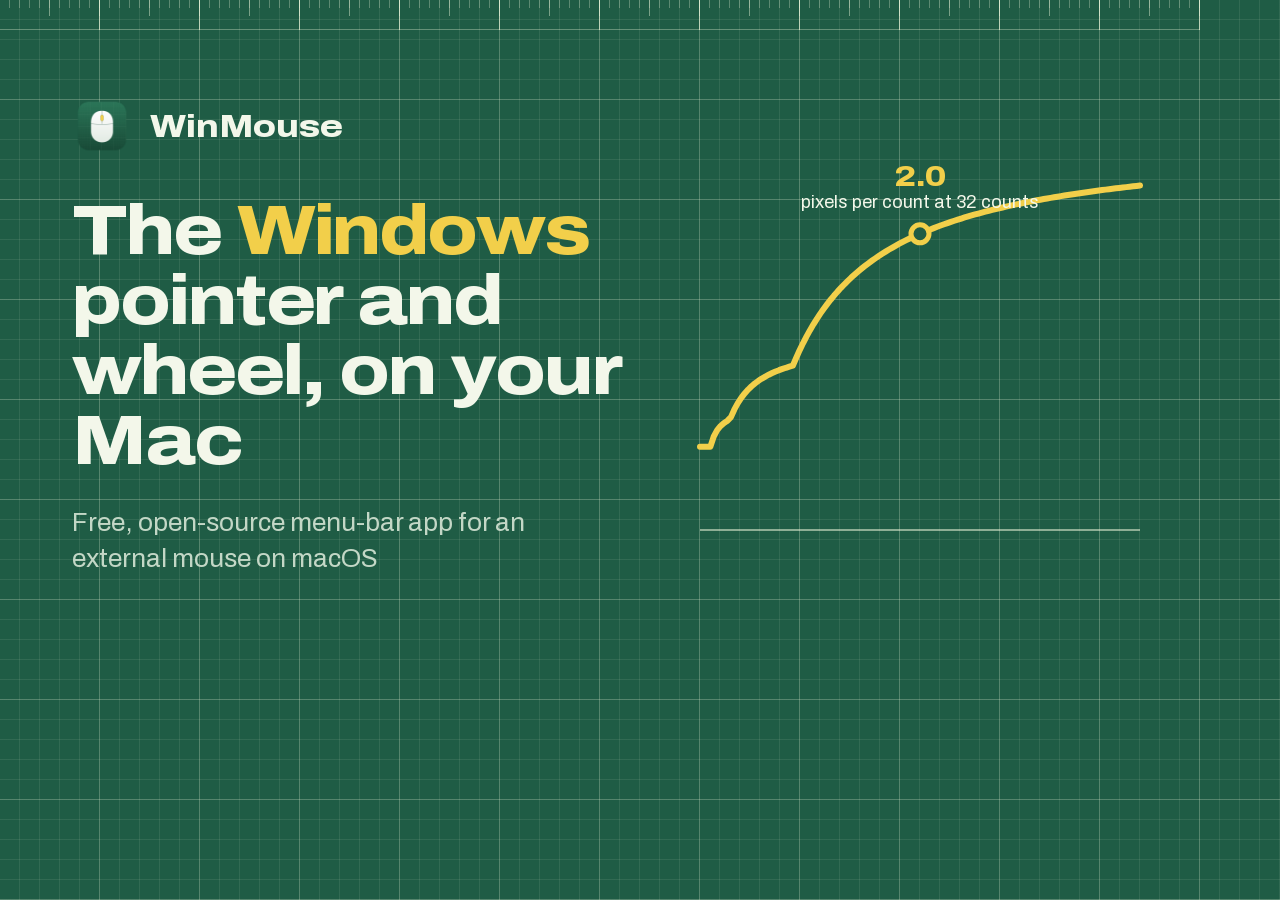
<file: og/og.html>
<!doctype html>
<!-- Social previews (og/og-en.png, og/og-tr.png). Render at exactly 1200x630: og.html for English, og.html?tr for Turkish. -->
<html lang="en">
<head>
<meta charset="utf-8">
<style>
  @font-face { font-family: "Archivo"; src: url("../fonts/archivo-latin.woff2") format("woff2"); font-weight: 100 900; font-stretch: 62% 125%; }
  @font-face { font-family: "Archivo"; src: url("../fonts/archivo-latin-ext.woff2") format("woff2"); font-weight: 100 900; font-stretch: 62% 125%; unicode-range: U+0100-02BA; }
  * { box-sizing: border-box; margin: 0; }
  html, body { width: 1200px; height: 630px; overflow: hidden; }
  body {
    position: relative; color: #f3f7ea; font-family: "Archivo", sans-serif;
    background-color: #1f5c45;
    background-image:
      linear-gradient(rgb(233 242 216 / .2) 1px, transparent 1px), linear-gradient(90deg, rgb(233 242 216 / .2) 1px, transparent 1px),
      linear-gradient(rgb(233 242 216 / .09) 1px, transparent 1px), linear-gradient(90deg, rgb(233 242 216 / .09) 1px, transparent 1px);
    background-size: 100px 100px, 100px 100px, 20px 20px, 20px 20px; background-position: -1px -1px;
  }
  .ruler { position: absolute; left: 0; right: 0; top: 0; height: 30px; box-shadow: inset 0 -1px rgb(233 242 216 / .35);
    background-image: linear-gradient(90deg, rgb(233 242 216 / .7) 1px, transparent 1px), linear-gradient(90deg, rgb(233 242 216 / .45) 1px, transparent 1px), linear-gradient(90deg, rgb(233 242 216 / .3) 1px, transparent 1px);
    background-size: 100px 30px, 50px 16px, 10px 8px; background-repeat: repeat-x; background-position: -1px 0; }
  .text { position: absolute; left: 72px; top: 96px; width: 600px; }
  .brand { display: flex; align-items: center; gap: 18px; font-size: 32px; font-weight: 800; font-stretch: 116%; }
  .brand img { width: 60px; height: 60px; }
  h1 { margin-top: 40px; font-size: 70px; line-height: 1; font-weight: 800; font-stretch: 116%; letter-spacing: -.03em; }
  h1 span { color: #f2cf4a; }
  p { margin-top: 28px; font-size: 26px; line-height: 1.4; color: #c3d7c6; max-width: 520px; }
  svg.c { position: absolute; left: 700px; top: 150px; width: 440px; height: 380px; overflow: visible; }
  .lab { position: absolute; font-size: 18px; color: #f3f7ea; text-align: center; transform: translate(-50%, -100%); }
  .lab b { display: block; font-size: 30px; font-weight: 800; font-stretch: 116%; color: #f2cf4a; }
</style>
</head>
<body>
  <div class="ruler"></div>
  <div class="text">
    <div class="brand"><img src="../brand/icon-1024.png" alt="">WinMouse</div>
    <h1 data-en="The <span>Windows</span> pointer and wheel, on your Mac" data-tr="Mac'inizde <span>Windows</span> imleci ve tekerleği"></h1>
    <p data-en="Free, open-source menu-bar app for an external mouse on macOS" data-tr="macOS'ta harici fare için ücretsiz, açık kaynak menü çubuğu uygulaması"></p>
  </div>
  <svg class="c" viewBox="0 0 440 380">
    <path d="M0 380H440" stroke="rgb(233 242 216 / .55)" stroke-width="2"/>
    <polyline id="curve" fill="none" stroke="#f2cf4a" stroke-width="6" stroke-linejoin="round" stroke-linecap="round"/>
    <circle id="dot" r="9" fill="#1f5c45" stroke="#f2cf4a" stroke-width="5"/>
  </svg>
  <div class="lab" id="lab"><b></b><span></span></div>
<script>
  const tr = location.search.includes("tr");
  document.documentElement.lang = tr ? "tr" : "en";
  for (const el of document.querySelectorAll("[data-en]")) el.innerHTML = el.dataset[tr ? "tr" : "en"];
  // Windows 10 default curve, speed 10 (docs/research/windows-pointer.md)
  const X = [0, 0.430008, 1.25, 3.860001, 40], Y = [0, 1.070267, 4.140625, 18.984375, 443.75];
  const y = (x) => { for (let i = 1; i < X.length; i++) if (x <= X[i] || i === X.length - 1) return Y[i-1] + (Y[i]-Y[i-1]) * (x - X[i-1]) / (X[i] - X[i-1]); };
  const g = (m) => 0.8 * y(m / 3.5) / m;
  const px = (m) => m / 64 * 440, py = (v) => 380 - v / 2.6 * 380;
  const pts = [[0, g(1e-6)]]; for (let m = 1.5; m <= 64; m += 0.5) pts.push([m, g(m)]);
  document.getElementById("curve").setAttribute("points", pts.map(([m, v]) => px(m) + "," + py(v)).join(" "));
  const d = document.getElementById("dot"); d.setAttribute("cx", px(32)); d.setAttribute("cy", py(g(32)));
  const lab = document.getElementById("lab");
  lab.style.left = 700 + px(32) + "px"; lab.style.top = 150 + py(g(32)) - 22 + "px";
  lab.querySelector("b").textContent = tr ? "2,0" : "2.0";
  lab.querySelector("span").textContent = tr ? "32 sayımda piksel/sayım" : "pixels per count at 32 counts";
</script>
</body>
</html>
</file>
<file: site.css>
@font-face {
  font-family: "Archivo";
  src: url("fonts/archivo-latin.woff2") format("woff2");
  font-weight: 100 900;
  font-stretch: 62% 125%;
  font-display: swap;
  unicode-range: U+0000-00FF, U+0131, U+0152-0153, U+02BB-02BC, U+02C6, U+02DA, U+02DC, U+0304, U+0308, U+0329, U+2000-206F, U+20AC, U+2122, U+2191, U+2193, U+2212, U+2215, U+FEFF, U+FFFD;
}
@font-face {
  font-family: "Archivo";
  src: url("fonts/archivo-latin-ext.woff2") format("woff2");
  font-weight: 100 900;
  font-stretch: 62% 125%;
  font-display: swap;
  unicode-range: U+0100-02BA, U+02BD-02C5, U+02C7-02CC, U+02CE-02D7, U+02DD-02FF, U+0304, U+0308, U+0329, U+1D00-1DBF, U+1E00-1E9F, U+1EF2-1EFF, U+2020, U+20A0-20AB, U+20AD-20C4, U+2113, U+2C60-2C7F, U+A720-A7FF;
}

/* ---------- tokens ---------- */
:root {
  --ground: #edf1ee;
  --surface: #ffffff;
  --ink: #10201a;
  --muted: #4a5c54;
  --line: #d2dcd6;
  --link: #17694a;
  --focus: #1f6fd1;

  /* the desk mat: same in both themes, a little deeper in dark */
  --mat: #1f5c45;
  --mat-deep: #184a37;
  --mat-ink: #f3f7ea;
  --mat-muted: #c3d7c6;
  --print: #f2cf4a;
  --print-ink: #1b2a14;
  --grid-minor: rgb(233 242 216 / .09);
  --grid-major: rgb(233 242 216 / .2);

  --code-bg: #10201a;
  --code-ink: #e6efe9;
  --radius: 12px;
  --ease: cubic-bezier(.16, 1, .3, 1);
  --wide: 116%;
  color-scheme: light dark;
  interpolate-size: allow-keywords;
}
@media (prefers-color-scheme: dark) {
  :root:not([data-theme="light"]) {
    --ground: #0b1310; --surface: #121e19; --ink: #e5ede8; --muted: #9db1a7; --line: #23362d;
    --link: #8fd4b2; --focus: #f2cf4a; --mat: #17463a; --mat-deep: #113629; --code-bg: #060d0a;
  }
}
:root[data-theme="light"] { color-scheme: light; }
:root[data-theme="dark"] {
  color-scheme: dark;
  --ground: #0b1310; --surface: #121e19; --ink: #e5ede8; --muted: #9db1a7; --line: #23362d;
  --link: #8fd4b2; --focus: #f2cf4a; --mat: #17463a; --mat-deep: #113629; --code-bg: #060d0a;
}

/* ---------- base ---------- */
* { box-sizing: border-box; }
html, body { overflow-x: clip; }
html { -webkit-text-size-adjust: 100%; scroll-behavior: smooth; scroll-padding-top: 24px; }
body {
  margin: 0;
  background: var(--ground);
  color: var(--ink);
  font: 17px/1.55 "Archivo", system-ui, -apple-system, sans-serif;
  font-variant-numeric: tabular-nums;
}
::selection { background: var(--print); color: var(--print-ink); }
img, svg { display: block; max-width: 100%; }
a { color: var(--link); text-underline-offset: 3px; text-decoration-thickness: 1px; }
a:hover { text-decoration-thickness: 2px; }
:focus-visible { outline: 3px solid var(--focus); outline-offset: 3px; border-radius: 6px; }
h1, h2, h3 { margin: 0; line-height: 1.06; text-wrap: balance; }
h1, h2 { font-stretch: var(--wide); font-weight: 800; letter-spacing: -.025em; }
h2 { font-size: clamp(1.9rem, 3.6vw, 2.9rem); }
h3 { font-size: 1.15rem; font-weight: 700; letter-spacing: -.005em; }
p { margin: 0; text-wrap: pretty; }
code, pre, kbd { font-family: ui-monospace, "SF Mono", Menlo, monospace; }
p code, li code, td code, dd code, kbd { font-size: .86em; background: color-mix(in srgb, var(--line) 60%, transparent); padding: .1em .38em; border-radius: 5px; overflow-wrap: anywhere; }
.mat p code, .mat li code { background: rgb(255 255 255 / .12); }

.wrap { width: min(1180px, 100% - 48px); margin-inline: auto; }
.skip { position: absolute; left: -999px; }
.skip:focus { left: 16px; top: 16px; background: var(--surface); padding: 8px 12px; z-index: 10; }
.sr { position: absolute; width: 1px; height: 1px; overflow: hidden; clip-path: inset(50%); white-space: nowrap; }

/* ---------- the mat ---------- */
.mat {
  position: relative;
  background-color: var(--mat);
  background-image:
    linear-gradient(var(--grid-major) 1px, transparent 1px),
    linear-gradient(90deg, var(--grid-major) 1px, transparent 1px),
    linear-gradient(var(--grid-minor) 1px, transparent 1px),
    linear-gradient(90deg, var(--grid-minor) 1px, transparent 1px);
  background-size: 100px 100px, 100px 100px, 20px 20px, 20px 20px;
  background-position: -1px -1px;
  color: var(--mat-ink);
}
.mat a:not(.btn) { color: var(--mat-ink); }
/* edge ruler, one long tick per 100 points: the distance of one wheel notch */
.ruler {
  height: 30px; position: relative; overflow: hidden;
  box-shadow: inset 0 -1px rgb(233 242 216 / .35);
  background-image:
    linear-gradient(90deg, rgb(233 242 216 / .7) 1px, transparent 1px),
    linear-gradient(90deg, rgb(233 242 216 / .45) 1px, transparent 1px),
    linear-gradient(90deg, rgb(233 242 216 / .3) 1px, transparent 1px);
  background-size: 100px 30px, 50px 16px, 10px 8px;
  background-repeat: repeat-x;
  background-position: -1px 0;
  font-size: .68rem; color: var(--mat-muted); letter-spacing: .02em;
}
.ruler span { position: absolute; top: 3px; padding-left: 5px; }

/* ---------- header (sits on the hero mat) ---------- */
.top { height: 70px; }
.top .wrap { height: 100%; display: flex; align-items: center; justify-content: space-between; gap: 16px; }
.brand { display: flex; align-items: center; gap: 10px; flex: none; font-weight: 800; font-stretch: var(--wide); font-size: 1.15rem; letter-spacing: -.01em; text-decoration: none; }
.mat .brand { color: var(--mat-ink); }
.brand img { width: 36px; height: 36px; }
.top nav { display: flex; align-items: center; gap: 20px; font-size: .95rem; }
.top nav > a:not(.gh) { text-decoration: none; color: var(--mat-muted); }
.top nav > a:not(.gh):hover { color: var(--mat-ink); text-decoration: underline; }
.top nav a.gh {
  display: inline-flex; align-items: stretch; overflow: hidden; border-radius: 999px;
  border: 1px solid rgb(233 242 216 / .35); color: var(--mat-ink); font-weight: 600; font-size: .9rem; text-decoration: none;
  transition: border-color .2s, background-color .2s;
}
.top nav a.gh:hover { border-color: var(--mat-ink); background: rgb(255 255 255 / .06); }
.gh-name { display: inline-flex; align-items: center; gap: 7px; padding: 6px 12px; }
.gh svg { width: 17px; height: 17px; }
.stars { display: inline-flex; align-items: center; gap: 5px; padding: 6px 12px 6px 10px; border-left: 1px solid rgb(233 242 216 / .35); }
.stars[hidden] { display: none; }
.stars .star { width: 14px; height: 14px; color: var(--print); }
.theme {
  display: inline-grid; place-items: center; width: 34px; height: 34px; padding: 0; cursor: pointer;
  border: 1px solid rgb(233 242 216 / .35); border-radius: 999px; background: none; color: var(--mat-muted);
  transition: color .2s, border-color .2s;
}
.theme:hover { color: var(--mat-ink); border-color: var(--mat-ink); }
.theme svg { width: 16px; height: 16px; }
.theme .sun { display: none; }
:root[data-theme="dark"] .theme .sun { display: block; }
:root[data-theme="dark"] .theme .moon { display: none; }
.lang { display: inline-flex; padding: 3px; border: 1px solid rgb(233 242 216 / .35); border-radius: 999px; font-size: .8rem; font-weight: 700; }
.lang > * { padding: 3px 10px; border-radius: 999px; line-height: 1.4; }
.top nav .lang a { color: var(--mat-muted); text-decoration: none; }
.top nav .lang a:hover { color: var(--mat-ink); background: rgb(255 255 255 / .1); }
.lang [aria-current] { background: var(--mat-ink); color: var(--mat-deep); }

/* ---------- buttons ---------- */
.btn {
  display: inline-flex; align-items: center; justify-content: center; gap: 9px;
  min-height: 50px; padding: 0 24px; border-radius: 10px;
  font: inherit; font-weight: 700; font-size: 1rem; text-decoration: none; cursor: pointer;
  border: 2px solid var(--ink); background: var(--ink); color: var(--ground);
  transition: transform .18s var(--ease), background-color .18s, border-color .18s, box-shadow .18s;
}
.btn:hover { transform: translateY(-1px); box-shadow: 0 8px 18px rgb(10 30 22 / .2); }
.btn:active { transform: translateY(0) scale(.98); box-shadow: none; }
.btn svg { width: 19px; height: 19px; flex: none; }
.mat .btn { background: var(--print); border-color: var(--print); color: var(--print-ink); }
.mat .btn:hover { background: #f7dc72; border-color: #f7dc72; box-shadow: 0 10px 22px rgb(0 0 0 / .25); }
.mat .btn.ghost { background: transparent; color: var(--mat-ink); border-color: rgb(233 242 216 / .45); }
.mat .btn.ghost:hover { border-color: var(--mat-ink); background: rgb(255 255 255 / .06); box-shadow: none; }
.btn.ghost { background: transparent; color: var(--ink); border-color: var(--line); }
.btn.ghost:hover { border-color: var(--ink); box-shadow: none; }

/* ---------- hero ---------- */
.hero { overflow: hidden; }
.hero-body { position: relative; min-height: clamp(560px, calc(100svh - 100px), 780px); }
.hero-copy { position: relative; z-index: 2; padding: clamp(28px, 6vh, 64px) 0 0; max-width: min(600px, 44%); }
.hero h1 { font-size: clamp(2.6rem, 4.5vw, 4.4rem); line-height: 1; letter-spacing: -.03em; }
.hero h1 .hi { color: var(--print); }
.lede { margin-top: 22px; font-size: 1.2rem; line-height: 1.5; color: var(--mat-muted); max-width: 36ch; }
.reqs { margin-top: 16px; font-size: .95rem; color: var(--mat-muted); }
.actions { display: flex; flex-wrap: wrap; gap: 12px; margin-top: 28px; }

/* the printed curve */
.plot { position: absolute; left: 49%; right: 0; top: 12%; bottom: 0; margin: 0; z-index: 1; pointer-events: none; }
.pbox { position: absolute; inset: 0 0 92px 0; }
.plot .graph { position: absolute; inset: 0; width: 100%; height: 100%; overflow: visible; }
.plot .area { fill: rgb(242 207 74 / .07); }
.plot .line { fill: none; stroke: var(--print); stroke-width: 3.5; stroke-linejoin: round; stroke-linecap: round; }
.plot .axis { fill: none; stroke: rgb(233 242 216 / .55); stroke-width: 1.5; }
.plot .one { fill: none; stroke: rgb(233 242 216 / .45); stroke-width: 1; stroke-dasharray: 4 6; }
.plot .pt {
  position: absolute; width: 14px; height: 14px; margin: -7px 0 0 -7px; border-radius: 50%;
  background: var(--mat); border: 3px solid var(--print);
}
.plot .tag {
  position: absolute; transform: translate(-50%, calc(-100% - 16px));
  font-size: .78rem; line-height: 1.25; color: var(--mat-ink); white-space: nowrap; text-align: center;
}
.plot .tag b { display: block; font-size: 1.15rem; font-weight: 800; font-stretch: var(--wide); color: var(--print); }
.plot .tag.below { transform: translate(-50%, 16px); }
.plot .tag.l { transform: translate(-12px, 16px); text-align: left; }
.plot .xt { position: absolute; top: calc(100% + 10px); transform: translateX(-50%); font-size: .72rem; color: var(--mat-muted); white-space: nowrap; }
.plot .xt.end { transform: translateX(-100%); }
.plot .yt { position: absolute; right: 8px; transform: translateY(-50%); font-size: .72rem; color: var(--mat-muted); }
.plot .cap { position: absolute; left: 0; bottom: 20px; font-size: .78rem; color: var(--mat-muted); max-width: 100%; }
.plot .cursor { position: absolute; width: 22px; height: auto; margin: -3px 0 0 -3px; filter: drop-shadow(0 4px 6px rgb(0 0 0 / .35)); }
.hero .wrap { position: relative; }

/* ---------- sections ---------- */
section { padding: 96px 0; }
section + section:not(.mat) { border-top: 1px solid var(--line); }
.head { display: flex; justify-content: space-between; align-items: baseline; gap: 16px; flex-wrap: wrap; margin-bottom: 40px; }
.intro { color: var(--muted); max-width: 62ch; margin-top: 14px; font-size: 1.08rem; }
.mat .intro { color: var(--mat-muted); }
.more { margin-top: 28px; }

/* ---------- download ---------- */
.dl { display: grid; grid-template-columns: 1.15fr 1fr; gap: 28px; align-items: start; }
.card { min-width: 0; background: var(--surface); border: 1px solid var(--line); border-radius: var(--radius); padding: 30px; }
.card h3 { font-size: 1.5rem; font-stretch: var(--wide); font-weight: 800; }
.card .sub { color: var(--muted); font-size: .95rem; margin-top: 4px; }
.card .btn { margin-top: 22px; }
.file { margin-top: 12px; font-size: .9rem; color: var(--muted); }
.steps { list-style: none; counter-reset: s; padding: 0; margin: 26px 0 0; display: grid; gap: 18px; }
.steps li { counter-increment: s; display: grid; grid-template-columns: 34px 1fr; gap: 14px; align-items: start; }
.steps li::before {
  content: counter(s); width: 34px; height: 34px; border-radius: 8px; display: grid; place-items: center;
  font-weight: 800; font-size: .9rem; background: var(--mat); color: var(--print);
}
.steps p { color: var(--muted); margin-top: 2px; }
.steps b { color: var(--ink); font-weight: 650; }
.path { font-weight: 600; color: var(--ink); }
.label { margin-top: 4px; font-weight: 600; }
.term { margin-top: 12px; background: var(--code-bg); color: var(--code-ink); border-radius: 10px; }
.term pre { margin: 0; padding: 18px 20px; overflow-x: auto; font-size: .85rem; line-height: 1.75; }
.copy-row { display: flex; align-items: center; gap: 16px; margin-top: 14px; }
.btn.copy { min-height: 42px; padding: 0 16px; margin-top: 0; font-size: .92rem; }
.copy .ok { display: none; }
.copy.done .ok { display: block; animation: pop .3s var(--ease); }
.copy.done .ic { display: none; }
.note { font-size: .92rem; color: var(--muted); margin-top: 14px; }

/* ---------- pointer: settings mock + live curve ---------- */
.pointer .grid { display: grid; grid-template-columns: 400px 1fr; gap: 48px; align-items: center; }
.win {
  background: #ececec; color: #1d1d1f; border-radius: 12px; overflow: hidden;
  box-shadow: 0 1px 0 rgb(255 255 255 / .4) inset, 0 24px 60px rgb(0 0 0 / .38), 0 0 0 1px rgb(0 0 0 / .25);
  font: 13px/1.35 -apple-system, BlinkMacSystemFont, "Helvetica Neue", sans-serif; font-variant-numeric: normal;
}
.win-bar { position: relative; height: 38px; display: flex; align-items: center; justify-content: center; font-weight: 600; font-size: 13px; color: #4d4d4f; }
.win-bar .dots { position: absolute; left: 14px; top: 13px; display: flex; gap: 8px; }
.win-bar .dots i { width: 12px; height: 12px; border-radius: 50%; background: #ff5f57; box-shadow: 0 0 0 .5px rgb(0 0 0 / .2) inset; }
.win-bar .dots i:nth-child(2) { background: #febc2e; }
.win-bar .dots i:nth-child(3) { background: #28c840; }
.win-body { padding: 4px 20px 20px; }
.win h4 { margin: 12px 0 6px 10px; font-size: 13px; font-weight: 700; color: #1d1d1f; }
.group { background: #fff; border-radius: 8px; box-shadow: 0 0 0 .5px rgb(0 0 0 / .12); }
.row { display: flex; align-items: center; justify-content: space-between; gap: 12px; padding: 9px 10px; min-height: 40px; }
.row + .row { border-top: 1px solid #e5e5e5; }
.row.slider { flex-wrap: wrap; }
.row.slider > label { flex: 1 1 100%; }
.range { display: flex; align-items: center; gap: 8px; flex: 1; font-size: 11px; color: #6e6e73; }
.foot { margin: 7px 10px 0; font-size: 11.5px; color: #6e6e73; }
.win input[type="range"] { flex: 1; accent-color: #0a7aff; margin: 0; }
.win output { font-variant-numeric: tabular-nums; min-width: 2ch; text-align: right; color: #1d1d1f; font-weight: 600; }
/* macOS switch */
.switch { appearance: none; -webkit-appearance: none; flex: none; margin: 0; width: 38px; height: 22px; border-radius: 999px; background: #e1e1e3; box-shadow: 0 0 0 .5px rgb(0 0 0 / .15) inset; position: relative; cursor: pointer; transition: background-color .2s; }
.switch::after { content: ""; position: absolute; top: 2px; left: 2px; width: 18px; height: 18px; border-radius: 50%; background: #fff; box-shadow: 0 1px 2px rgb(0 0 0 / .3); transition: transform .2s var(--ease); }
.switch:checked { background: #34c759; }
.switch:checked::after { transform: translateX(16px); }
.switch:disabled { opacity: .5; cursor: default; }
.win label { cursor: pointer; }
.dim { opacity: .45; }

.chart { min-width: 0; }
.chart svg { width: 100%; height: auto; overflow: visible; }
.chart .gridl { stroke: rgb(233 242 216 / .16); stroke-width: 1; }
.chart .ax { stroke: rgb(233 242 216 / .55); stroke-width: 1.5; fill: none; }
.chart .lab { fill: var(--mat-muted); font-size: 13px; }
.chart .ref { fill: none; stroke: rgb(233 242 216 / .4); stroke-width: 2; stroke-dasharray: 5 7; }
.chart .live { fill: none; stroke: var(--print); stroke-width: 4; stroke-linejoin: round; stroke-linecap: round; transition: d .35s var(--ease); }
.chart .live-area { fill: rgb(242 207 74 / .08); transition: d .35s var(--ease); }
.legend { display: flex; flex-wrap: wrap; gap: 8px 22px; margin-top: 14px; font-size: .9rem; color: var(--mat-muted); }
.legend span { display: inline-flex; align-items: center; gap: 8px; }
.legend i { width: 22px; height: 0; border-top: 4px solid var(--print); border-radius: 2px; }
.legend i.ref { border-top: 2px dashed rgb(233 242 216 / .55); }
.readout { margin-top: 22px; font-size: 1.02rem; color: var(--mat-ink); min-height: 3.1em; max-width: 60ch; }
.readout b { color: var(--print); font-weight: 800; }
.facts { margin: 56px 0 0; padding: 0; list-style: none; display: grid; grid-template-columns: repeat(3, 1fr); gap: 28px 40px; border-top: 1px solid rgb(233 242 216 / .3); padding-top: 32px; }
.facts p { color: var(--mat-muted); margin-top: 6px; }

/* ---------- wheel ---------- */
.wheel .grid { display: grid; grid-template-columns: 1fr 1fr; gap: 56px; align-items: start; }
.track {
  position: relative; height: 340px; border-radius: var(--radius); overflow: hidden;
  background: var(--surface); border: 1px solid var(--line);
}
.track .doc { position: absolute; left: 64px; right: 20px; top: 0; will-change: transform; }
.track .doc p { height: 33.333px; display: flex; align-items: center; gap: 10px; font-size: .9rem; color: var(--muted); border-bottom: 1px dashed color-mix(in srgb, var(--line) 80%, transparent); }
.track .doc p i { display: block; height: 8px; border-radius: 4px; background: color-mix(in srgb, var(--line) 85%, var(--ink) 6%); }
.track .doc p b { min-width: 3.4ch; font-weight: 600; color: var(--ink); font-size: .8rem; }
.track .scale {
  position: absolute; left: 0; top: 0; bottom: 0; width: 50px; border-right: 1px solid var(--line);
  background: color-mix(in srgb, var(--mat) 9%, var(--surface));
}
.track .scale .mk { position: absolute; left: 0; right: 0; height: 0; border-top: 1px solid var(--muted); font-size: .66rem; color: var(--muted); padding: 2px 0 0 5px; }
.track .scale .mk.minor { border-top-color: var(--line); left: 34px; }
.track .view { position: absolute; left: 50px; right: 0; top: 120px; height: 100px; border-block: 2px solid var(--mat); background: color-mix(in srgb, var(--print) 14%, transparent); pointer-events: none; }
.track .view span { position: absolute; right: 8px; top: 4px; font-size: .72rem; font-weight: 700; color: var(--link); }
.notch { display: flex; flex-wrap: wrap; gap: 10px; margin-top: 16px; }
.notch .btn { min-height: 44px; padding: 0 16px; font-size: .95rem; }
.notch .btn svg { width: 16px; height: 16px; }
.ease { margin-top: 8px; }
.ease svg { width: 100%; height: auto; }
.ease .ax { stroke: var(--muted); stroke-width: 1.2; fill: none; }
.ease .g { stroke: var(--line); stroke-width: 1; }
.ease .c { fill: none; stroke: var(--mat); stroke-width: 3.5; stroke-linecap: round; }
.ease .lab { fill: var(--muted); font-size: 12px; }
.ease .dot { fill: var(--print); stroke: var(--mat); stroke-width: 2.5; }
:root[data-theme="dark"] .ease .c { stroke: var(--link); }
@media (prefers-color-scheme: dark) { :root:not([data-theme="light"]) .ease .c { stroke: var(--link); } }
.spec { margin: 24px 0 0; display: grid; grid-template-columns: auto 1fr; gap: 10px 22px; }
.spec dt { font-weight: 800; font-stretch: var(--wide); font-size: 1.25rem; color: var(--ink); }
.spec dd { margin: 0; color: var(--muted); align-self: center; }
.zoom { margin-top: 40px; padding-top: 28px; border-top: 1px solid var(--line); }
.zoom p { color: var(--muted); margin-top: 8px; max-width: 60ch; }
.keys { display: inline-flex; gap: 6px; vertical-align: baseline; }

/* ---------- buttons section ---------- */
.apps { display: grid; grid-template-columns: repeat(3, 1fr); gap: 0; border: 1px solid var(--line); border-radius: var(--radius); overflow: hidden; background: var(--surface); }
.apps > div { padding: 26px 26px 28px; }
.apps > div + div { border-left: 1px solid var(--line); }
.apps h3 { font-size: 1.05rem; }
.apps p { color: var(--muted); margin-top: 8px; font-size: .95rem; }
.apps ul { margin: 14px 0 0; padding: 0; list-style: none; display: flex; flex-wrap: wrap; gap: 6px; }
.apps li { padding: 3px 10px; border-radius: 6px; border: 1px solid var(--line); font-size: .88rem; }

/* ---------- settings table ---------- */
.table { width: 100%; max-width: 920px; border-collapse: collapse; font-size: 1rem; }
.table th, .table td { text-align: left; padding: 14px 16px 14px 0; border-bottom: 1px solid var(--line); vertical-align: top; }
.table thead th { font-size: .85rem; font-weight: 600; color: var(--muted); border-bottom-color: var(--ink); }
.table td:last-child { font-weight: 600; white-space: nowrap; }
.table td:nth-child(2) { color: var(--muted); }

/* ---------- leaves alone / differences ---------- */
.two { display: grid; grid-template-columns: 1fr 1fr; gap: 56px; }
.plain { margin: 0; padding: 0; list-style: none; display: grid; gap: 16px; }
.plain li { padding-left: 22px; position: relative; color: var(--muted); }
.plain li::before { content: ""; position: absolute; left: 0; top: .62em; width: 10px; height: 2px; background: var(--link); }
.plain li b { color: var(--ink); font-weight: 650; }
.two h3 { font-size: 1.35rem; font-stretch: var(--wide); font-weight: 800; margin-bottom: 20px; }

/* ---------- faq ---------- */
.faq { max-width: 840px; border-top: 1px solid var(--line); }
.faq details { border-bottom: 1px solid var(--line); }
.faq summary {
  list-style: none; cursor: pointer; padding: 20px 4px; border-radius: 8px;
  display: flex; justify-content: space-between; align-items: center; gap: 16px; font-weight: 700; font-size: 1.1rem;
}
.faq summary::-webkit-details-marker { display: none; }
.faq summary:hover { color: var(--link); }
.faq summary svg { width: 20px; height: 20px; flex: none; transition: transform .25s var(--ease); }
.faq details[open] summary svg { transform: rotate(45deg); }
.faq .ans { padding: 0 4px 22px; color: var(--muted); max-width: 68ch; }
.faq .ans p + p { margin-top: 10px; }
.faq details::details-content { block-size: 0; overflow: clip; transition: block-size .3s var(--ease), content-visibility .3s allow-discrete; }
.faq details[open]::details-content { block-size: auto; }

/* ---------- footer ---------- */
footer { padding: 34px 0 44px; font-size: .95rem; }
footer .wrap { display: flex; flex-wrap: wrap; justify-content: space-between; align-items: center; gap: 16px; }
footer p { color: var(--mat-muted); }
footer nav { display: flex; flex-wrap: wrap; gap: 18px; }
footer .ruler { margin-bottom: 30px; }

/* ---------- responsive ---------- */
@media (max-width: 1000px) {
  .pointer .grid { grid-template-columns: 1fr; }
  .win { max-width: 440px; }
  .facts { grid-template-columns: 1fr 1fr; }
}
@media (max-width: 900px) {
  .hero-body { min-height: 0; }
  .hero-copy { max-width: none; padding-top: 20px; }
  .plot { position: relative; inset: auto; height: 340px; margin-top: 36px; }
  .dl, .wheel .grid, .two { grid-template-columns: 1fr; }
  .apps { grid-template-columns: 1fr; }
  .apps > div + div { border-left: 0; border-top: 1px solid var(--line); }
}
@media (max-width: 640px) {
  body { font-size: 16px; }
  .wrap { width: min(1180px, 100% - 36px); }
  .top nav > a:not(.gh) { display: none; }
  .gh-text { display: none; }
  .gh-name { padding: 6px 9px; }
  .top nav { gap: 8px; }
  .lang > * { padding: 3px 8px; }
  .lede { font-size: 1.08rem; }
  .actions .btn { flex: 1 1 100%; }
  .plot { height: 300px; }
  .plot .tag.below { display: none; }
  .chart .lab { font-size: 21px; }
  .plot .xt.mx { display: none; }
  .plot .tag { font-size: .7rem; }
  .plot .tag b { font-size: .95rem; }
  section { padding: 64px 0; }
  .card { padding: 22px 18px; }
  .term pre { font-size: .74rem; padding: 14px; }
  .facts { grid-template-columns: 1fr; }
  .table thead { display: none; }
  .table tr { display: grid; grid-template-columns: 1fr auto; border-bottom: 1px solid var(--line); padding: 12px 0; }
  .table td { border: 0; padding: 0; }
  .table td:nth-child(2) { grid-row: 2; font-size: .9rem; }
  .table td:last-child { grid-row: 1 / span 2; grid-column: 2; align-self: center; padding-left: 12px; }
}
@media (max-width: 420px) { .brand-name { display: none; } }

/* ---------- motion ---------- */
@keyframes up { from { opacity: 0; transform: translateY(16px); } }
@keyframes pop { from { transform: scale(.4); opacity: 0; } }
@keyframes wipe { from { clip-path: inset(-20px 100% -20px 0); } to { clip-path: inset(-20px 0 -20px 0); } }
@keyframes fade { from { opacity: 0; } }
.hero h1 { animation: up .6s var(--ease) backwards; }
.hero .lede { animation: up .6s var(--ease) .08s backwards; }
.hero .reqs, .hero .actions { animation: up .6s var(--ease) .14s backwards; }
.plot .graph { animation: wipe 1.4s cubic-bezier(.42, 0, .58, 1) .3s backwards; }
.plot .area, .plot .pt, .plot .tag { animation: fade .6s var(--ease) 1.5s backwards; }
.plot .cursor { animation: fade .4s var(--ease) 1.7s backwards; }

.rv [data-reveal] { transition: opacity .7s var(--ease), transform .8s var(--ease); transition-delay: calc(var(--i, 0) * 70ms); }
.rv [data-reveal]:not(.in) { opacity: 0; transform: translateY(14px); }

@media (prefers-reduced-motion: reduce) {
  *, *::before, *::after { animation: none !important; transition: none !important; }
  html { scroll-behavior: auto; }
}

/* Homebrew install and update commands share the existing terminal treatment. */
.source-build { margin-top: 28px; padding-block: 18px; border-block: 1px solid var(--line); }
.source-build > summary { cursor: pointer; font-weight: 650; }
.source-build .term { max-width: 70ch; }
.source-build > .note { max-width: 75ch; }

.platform-icon { display: inline-block; flex: none; fill: currentColor; }
.reqs .platform-icon { width: 18px; height: 18px; vertical-align: -3px; margin-inline-end: 7px; }
</file>
